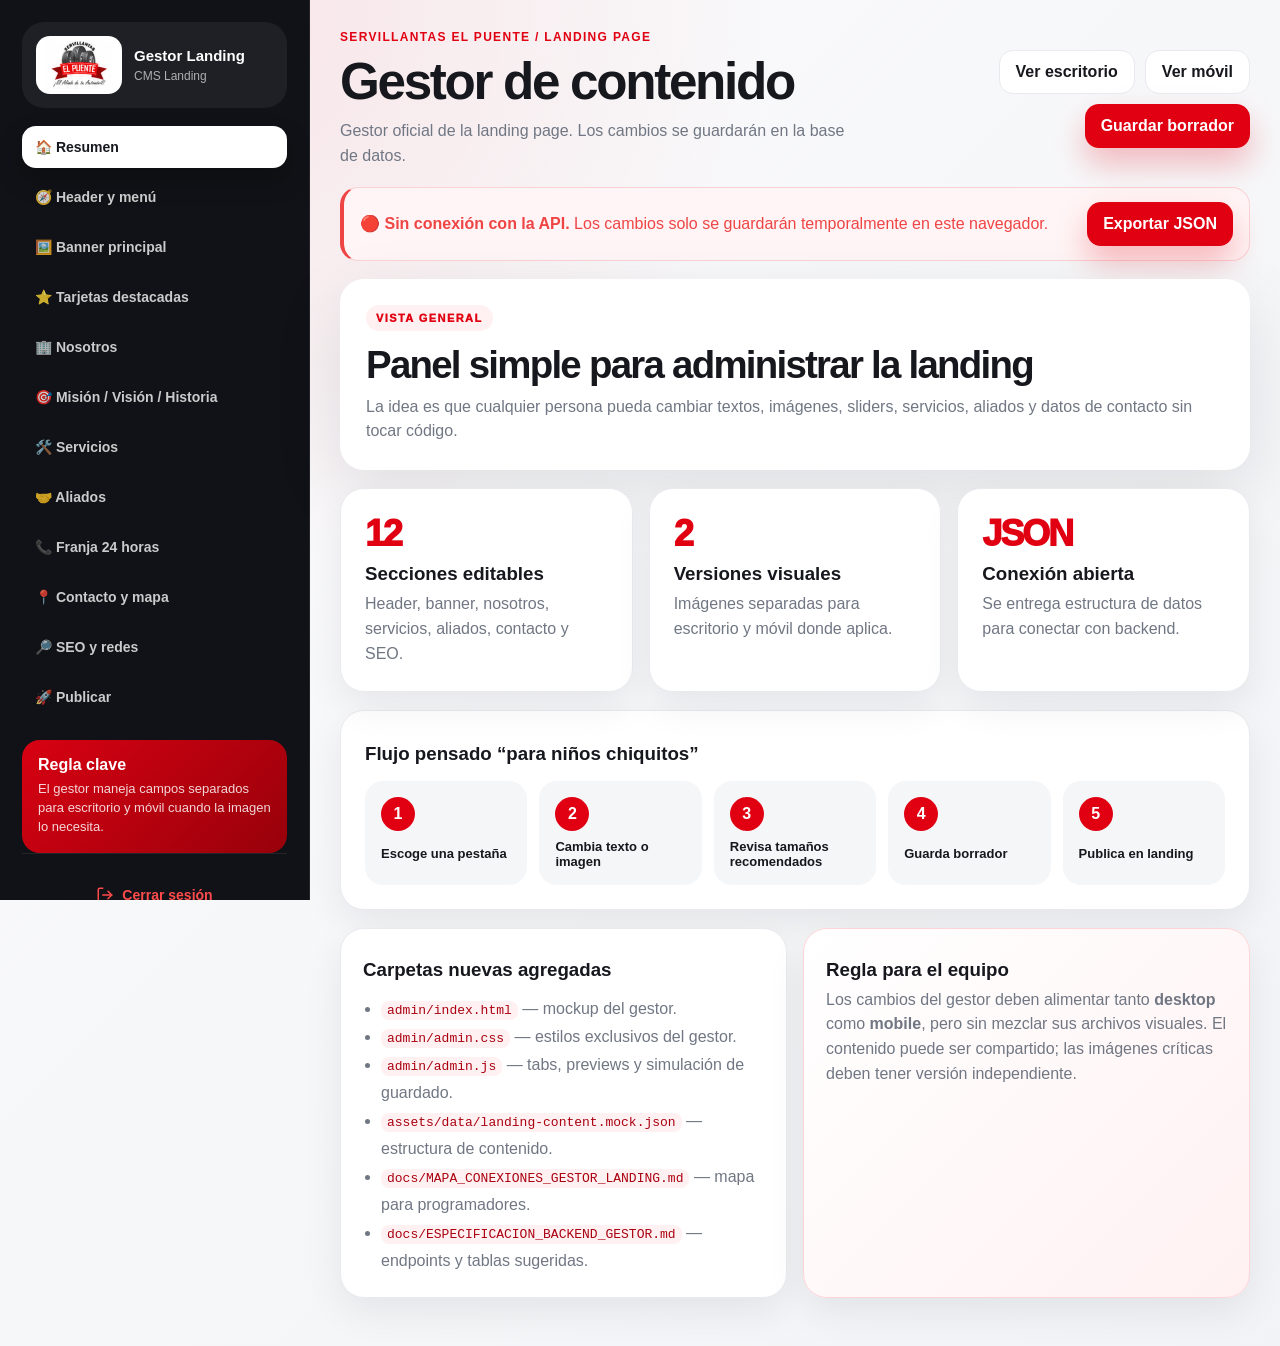
<file: landing/admin/index.html>
<!doctype html>
<html lang="es">
<head>
  <meta charset="UTF-8" />
  <meta name="viewport" content="width=device-width, initial-scale=1.0" />
  <title>Gestor Landing | Servillantas El Puente</title>
  <meta name="description" content="Mockup administrativo para gestionar textos, imágenes, banners, servicios, aliados y contacto de la landing page." />
  <link rel="stylesheet" href="admin.css" />
  <style>
    .sidebar { display: flex; flex-direction: column; }
    .sidebar-logout { margin-top: auto; padding: 20px; text-align: center; border-top: 1px solid rgba(255,255,255,0.08); }
    .sidebar-logout a { color: #ff4b4b; text-decoration: none; font-weight: 600; font-size: 14px; display: flex; align-items: center; justify-content: center; gap: 8px; padding: 12px; border-radius: 14px; transition: all 0.2s ease; }
    .sidebar-logout a:hover { background: rgba(255,75,75,0.1); }
  </style>
</head>
<body>
  <div class="admin-app">
    <aside class="sidebar" aria-label="Menú del gestor">
      <div class="brand-lockup">
        <img src="../assets/img/logo-servillantas.png" alt="Servillantas El Puente" />
        <div>
          <b>Gestor Landing</b>
          <span>CMS Landing</span>
        </div>
      </div>

      <nav class="tabs" aria-label="Pestañas del gestor">
        <button class="tab-link active" data-tab="resumen">🏠 Resumen</button>
        <button class="tab-link" data-tab="header">🧭 Header y menú</button>
        <button class="tab-link" data-tab="banner">🖼️ Banner principal</button>
        <button class="tab-link" data-tab="destacados">⭐ Tarjetas destacadas</button>
        <button class="tab-link" data-tab="nosotros">🏢 Nosotros</button>
        <button class="tab-link" data-tab="valores">🎯 Misión / Visión / Historia</button>
        <button class="tab-link" data-tab="servicios">🛠️ Servicios</button>
        <button class="tab-link" data-tab="aliados">🤝 Aliados</button>
        <button class="tab-link" data-tab="cta">📞 Franja 24 horas</button>
        <button class="tab-link" data-tab="contacto">📍 Contacto y mapa</button>
        <button class="tab-link" data-tab="seo">🔎 SEO y redes</button>
        <button class="tab-link" data-tab="publicar">🚀 Publicar</button>
      </nav>

      <div class="sidebar-note">
        <strong>Regla clave</strong>
        <p>El gestor maneja campos separados para escritorio y móvil cuando la imagen lo necesita.</p>
      </div>

      <div class="sidebar-logout">
        <a href="/index.php?r=/admin-landing/logout">
          <svg width="18" height="18" viewBox="0 0 24 24" fill="none" stroke="currentColor" stroke-width="2" stroke-linecap="round" stroke-linejoin="round"><path d="M9 21H5a2 2 0 0 1-2-2V5a2 2 0 0 1 2-2h4"></path><polyline points="16 17 21 12 16 7"></polyline><line x1="21" y1="12" x2="9" y2="12"></line></svg>
          Cerrar sesión
        </a>
      </div>
    </aside>

    <main class="main-panel">
      <header class="topbar">
        <div>
          <span class="crumb">Servillantas El Puente / Landing page</span>
          <h1>Gestor de contenido</h1>
          <p>Gestor oficial de la landing page. Los cambios se guardarán en la base de datos.</p>
        </div>
        <div class="top-actions">
          <a class="ghost-btn" href="../desktop/desktop.html" target="_blank" rel="noopener">Ver escritorio</a>
          <a class="ghost-btn" href="../mobile/mobile.html" target="_blank" rel="noopener">Ver móvil</a>
          <button class="primary-btn" id="saveAllBtn">Guardar borrador</button>
        </div>
      </header>

      <section class="notice-bar" id="connection-status-bar">
        <div id="connection-status-text">
          ⏳ Validando conexión con la base de datos...
        </div>
        <button id="exportJsonBtn">Exportar JSON</button>
      </section>

      <section class="panel active" id="tab-resumen">
        <div class="section-heading">
          <span>Vista general</span>
          <h2>Panel simple para administrar la landing</h2>
          <p>La idea es que cualquier persona pueda cambiar textos, imágenes, sliders, servicios, aliados y datos de contacto sin tocar código.</p>
        </div>

        <div class="dashboard-grid">
          <article class="metric-card">
            <span>12</span>
            <h3>Secciones editables</h3>
            <p>Header, banner, nosotros, servicios, aliados, contacto y SEO.</p>
          </article>
          <article class="metric-card">
            <span>2</span>
            <h3>Versiones visuales</h3>
            <p>Imágenes separadas para escritorio y móvil donde aplica.</p>
          </article>
          <article class="metric-card">
            <span>JSON</span>
            <h3>Conexión abierta</h3>
            <p>Se entrega estructura de datos para conectar con backend.</p>
          </article>
        </div>

        <div class="workflow-card">
          <h3>Flujo pensado “para niños chiquitos”</h3>
          <div class="steps-row">
            <div><b>1</b><span>Escoge una pestaña</span></div>
            <div><b>2</b><span>Cambia texto o imagen</span></div>
            <div><b>3</b><span>Revisa tamaños recomendados</span></div>
            <div><b>4</b><span>Guarda borrador</span></div>
            <div><b>5</b><span>Publica en landing</span></div>
          </div>
        </div>

        <div class="two-col">
          <article class="info-card">
            <h3>Carpetas nuevas agregadas</h3>
            <ul class="clean-list">
              <li><code>admin/index.html</code> — mockup del gestor.</li>
              <li><code>admin/admin.css</code> — estilos exclusivos del gestor.</li>
              <li><code>admin/admin.js</code> — tabs, previews y simulación de guardado.</li>
              <li><code>assets/data/landing-content.mock.json</code> — estructura de contenido.</li>
              <li><code>docs/MAPA_CONEXIONES_GESTOR_LANDING.md</code> — mapa para programadores.</li>
              <li><code>docs/ESPECIFICACION_BACKEND_GESTOR.md</code> — endpoints y tablas sugeridas.</li>
            </ul>
          </article>
          <article class="info-card danger-soft">
            <h3>Regla para el equipo</h3>
            <p>Los cambios del gestor deben alimentar tanto <b>desktop</b> como <b>mobile</b>, pero sin mezclar sus archivos visuales. El contenido puede ser compartido; las imágenes críticas deben tener versión independiente.</p>
          </article>
        </div>
      </section>

      <section class="panel" id="tab-header">
        <div class="section-heading">
          <span>Header y menú</span>
          <h2>Logos, navegación y botón principal</h2>
          <p>Controla lo que aparece arriba en la landing: logos, opciones del menú y botón rojo de solicitud.</p>
        </div>

        <div class="form-grid">
          <article class="form-card wide">
            <h3>Identidad visual superior</h3>
            <div class="upload-grid">
              <div class="upload-box" data-spec="Logo principal: PNG o SVG transparente, 420x220 px recomendado, máximo 500 KB.">
                <img src="../assets/img/logo-servillantas.png" alt="Preview logo principal" />
                <div>
                  <label>Logo principal</label>
                  <input type="file" accept="image/png,image/svg+xml,image/webp" data-bind="brand.logoMain" />
                  <small>Recomendado: 420 × 220 px · PNG/SVG/WebP · fondo transparente.</small>
                </div>
              </div>
              <div class="upload-box" data-spec="Logo 24 horas: PNG o SVG transparente, 360x160 px recomendado, máximo 400 KB.">
                <img src="../assets/img/logo-24-horas.png" alt="Preview logo 24 horas" />
                <div>
                  <label>Logo servicio 24 horas</label>
                  <input type="file" accept="image/png,image/svg+xml,image/webp" data-bind="brand.logoHours" />
                  <small>Recomendado: 360 × 160 px · PNG/SVG/WebP · fondo transparente.</small>
                </div>
              </div>
            </div>
          </article>

          <article class="form-card">
            <h3>Botón principal</h3>
            <label>Texto del botón</label>
            <input type="text" value="Solicitar servicio" data-bind="header.cta.label" />
            <label>Enlace WhatsApp</label>
            <input type="url" value="https://wa.me/573107922579" data-bind="header.cta.url" />
            <label>Icono visible</label>
            <select data-bind="header.cta.icon">
              <option>Calendario</option>
              <option>WhatsApp</option>
              <option>Teléfono</option>
            </select>
          </article>

          <article class="form-card">
            <h3>Opciones del menú</h3>
            <div class="mini-table">
              <div><b>Texto</b><b>Destino</b><b>Visible</b></div>
              <div><input value="Inicio" data-bind="header.menu.0.label"><input value="#inicio" data-bind="header.menu.0.href"><label class="switch"><input type="checkbox" checked><span></span></label></div>
              <div><input value="Nosotros" data-bind="header.menu.1.label"><input value="#nosotros" data-bind="header.menu.1.href"><label class="switch"><input type="checkbox" checked><span></span></label></div>
              <div><input value="Servicios" data-bind="header.menu.2.label"><input value="#servicios" data-bind="header.menu.2.href"><label class="switch"><input type="checkbox" checked><span></span></label></div>
              <div><input value="Aliados" data-bind="header.menu.3.label"><input value="#aliados" data-bind="header.menu.3.href"><label class="switch"><input type="checkbox" checked><span></span></label></div>
              <div><input value="Contacto" data-bind="header.menu.4.label"><input value="#contacto" data-bind="header.menu.4.href"><label class="switch"><input type="checkbox" checked><span></span></label></div>
            </div>
          </article>
        </div>

        <div class="connection-card">
          <h3>Conexión sugerida</h3>
          <p><code>brand.logoMain</code>, <code>brand.logoHours</code>, <code>header.menu[]</code> y <code>header.cta</code> alimentan el header de <code>desktop/desktop.html</code> y <code>mobile/mobile.html</code>.</p>
        </div>
      </section>

      <section class="panel" id="tab-banner">
        <div class="section-heading">
          <span>Banner principal</span>
          <h2>Slider del hero principal</h2>
          <p>Administra las imágenes grandes del inicio. Cada slide debe tener imagen de escritorio y de móvil para que una no dañe la otra.</p>
        </div>

        <div class="helper-strip">
          <div><b>Escritorio:</b> 1920 × 760 px · JPG/WebP · máximo 1.5 MB.</div>
          <div><b>Móvil:</b> 1080 × 1350 px · JPG/WebP · máximo 1.2 MB.</div>
          <div><b>Zona segura:</b> deja el texto libre al lado izquierdo.</div>
        </div>

        <div class="slider-editor">
          <article class="slide-card active-slide">
            <div class="slide-head"><b>Slide 01</b><span>Activo</span></div>
            <div class="slide-preview" style="background-image:url('../assets/img/hero-bg.jpg')"></div>
            <div class="field-pair">
              <div>
                <label>Título grande</label>
                <textarea rows="2" data-bind="hero.slides.0.title">En Servillantas 24 Horas, trabajamos a su servicio</textarea>
              </div>
              <div>
                <label>Texto de apoyo</label>
                <textarea rows="2" data-bind="hero.slides.0.description">Atención confiable para vehículos livianos y pesados en Bucaramanga, con calidad, rapidez y compromiso</textarea>
              </div>
            </div>
            <div class="field-pair">
              <div class="upload-mini">
                <label>Imagen escritorio</label>
                <input type="file" accept="image/jpeg,image/png,image/webp" data-bind="hero.slides.0.image.desktop" />
                <small>1920 × 760 px · JPG/WebP.</small>
              </div>
              <div class="upload-mini">
                <label>Imagen móvil</label>
                <input type="file" accept="image/jpeg,image/png,image/webp" data-bind="hero.slides.0.image.mobile" />
                <small>1080 × 1350 px · JPG/WebP.</small>
              </div>
            </div>
            <div class="field-pair">
              <div>
                <label>Botón rojo</label>
                <input value="Solicitar servicio" data-bind="hero.slides.0.primaryCta.label" />
              </div>
              <div>
                <label>Botón secundario</label>
                <input value="Nuestros servicios" data-bind="hero.slides.0.secondaryCta.label" />
              </div>
            </div>
          </article>

          <article class="slide-card ghost-slide">
            <div class="slide-head"><b>Slide 02</b><span>Borrador</span></div>
            <div class="empty-preview">+ Subir imagen</div>
            <label>Título grande</label>
            <input placeholder="Ej: Servicio inmediato para tu flota" data-bind="hero.slides.1.title" />
            <label>Descripción</label>
            <textarea rows="2" placeholder="Texto corto del banner" data-bind="hero.slides.1.description"></textarea>
            <button class="outline-btn">Agregar imagen del slide</button>
          </article>

          <article class="slide-card ghost-slide">
            <div class="slide-head"><b>Slide 03</b><span>Borrador</span></div>
            <div class="empty-preview">+ Subir imagen</div>
            <label>Título grande</label>
            <input placeholder="Ej: Llantas, alineación y balanceo" data-bind="hero.slides.2.title" />
            <label>Descripción</label>
            <textarea rows="2" placeholder="Texto corto del banner" data-bind="hero.slides.2.description"></textarea>
            <button class="outline-btn">Agregar imagen del slide</button>
          </article>
        </div>

        <div class="connection-card">
          <h3>Cómo se conecta</h3>
          <p><code>hero.slides[n]</code> alimenta el fondo del hero, título, descripción, botones, flechas y puntos del slider. En escritorio usar <code>image.desktop</code>. En móvil usar <code>image.mobile</code>.</p>
        </div>
      </section>

      <section class="panel" id="tab-destacados">
        <div class="section-heading">
          <span>Tarjetas bajo el banner</span>
          <h2>Beneficios destacados</h2>
          <p>Estas son las tres tarjetas pequeñas que aparecen debajo del hero.</p>
        </div>

        <div class="cards-editor three">
          <article class="edit-card">
            <img src="../assets/img/mini-24h.jpg" alt="Atención 24 horas" />
            <label>Título</label>
            <input value="Atención 24 horas" data-bind="heroHighlights.0.title" />
            <label>Subtítulo</label>
            <input value="Siempre disponibles" data-bind="heroHighlights.0.subtitle" />
            <label>Imagen</label>
            <input type="file" accept="image/jpeg,image/png,image/webp" data-bind="heroHighlights.0.image" />
            <small>600 × 340 px · JPG/WebP · máximo 700 KB.</small>
          </article>
          <article class="edit-card">
            <img src="../assets/img/mini-equipo.jpg" alt="Equipo especializado" />
            <label>Título</label>
            <input value="Equipo especializado" data-bind="heroHighlights.1.title" />
            <label>Subtítulo</label>
            <input value="Tecnología de punta" data-bind="heroHighlights.1.subtitle" />
            <label>Imagen</label>
            <input type="file" accept="image/jpeg,image/png,image/webp" data-bind="heroHighlights.1.image" />
            <small>600 × 340 px · JPG/WebP · máximo 700 KB.</small>
          </article>
          <article class="edit-card">
            <img src="../assets/img/mini-pesados.jpg" alt="Livianos y pesados" />
            <label>Título</label>
            <input value="Para livianos y pesados" data-bind="heroHighlights.2.title" />
            <label>Subtítulo</label>
            <input value="Todos los vehículos" data-bind="heroHighlights.2.subtitle" />
            <label>Imagen</label>
            <input type="file" accept="image/jpeg,image/png,image/webp" data-bind="heroHighlights.2.image" />
            <small>600 × 340 px · JPG/WebP · máximo 700 KB.</small>
          </article>
        </div>
      </section>

      <section class="panel" id="tab-nosotros">
        <div class="section-heading">
          <span>Nosotros</span>
          <h2>Texto corporativo e imagen de fachada</h2>
          <p>Controla la sección donde se explica quiénes son y qué hacen.</p>
        </div>

        <div class="form-grid">
          <article class="form-card wide">
            <h3>Contenido principal</h3>
            <label>Etiqueta roja</label>
            <input value="Nosotros" data-bind="about.kicker" />
            <label>Título</label>
            <textarea rows="2" data-bind="about.title">Más que llantas, somos tu aliado en el camino</textarea>
            <label>Descripción</label>
            <textarea rows="5" data-bind="about.description">En Servillantas El Puente ofrecemos soluciones integrales para el cuidado y mantenimiento de tu vehículo. Contamos con personal calificado, equipos de última tecnología y atención 24 horas para brindarte seguridad y tranquilidad en cada viaje.</textarea>
            <div class="field-pair">
              <div><label>Botón</label><input value="Conócenos más" data-bind="about.cta.label" /></div>
              <div><label>Destino</label><input value="#contacto" data-bind="about.cta.href" /></div>
            </div>
          </article>
          <article class="form-card image-side">
            <h3>Imagen de fachada</h3>
            <img src="../assets/img/about-building.jpg" alt="Fachada" />
            <input type="file" accept="image/jpeg,image/png,image/webp" data-bind="about.image" />
            <small>Recomendado: 960 × 620 px · JPG/WebP · máximo 1 MB.</small>
          </article>
        </div>
      </section>

      <section class="panel" id="tab-valores">
        <div class="section-heading">
          <span>Misión / Visión / Historia</span>
          <h2>Tarjetas institucionales</h2>
          <p>Estas tarjetas deben ser cortas para que no se rompa la altura del diseño.</p>
        </div>

        <div class="cards-editor three">
          <article class="edit-card compact">
            <div class="big-icon">🎯</div>
            <label>Título</label>
            <input value="Misión" data-bind="values.0.title" />
            <label>Texto</label>
            <textarea rows="5" data-bind="values.0.description">Brindar soluciones integrales en servicios de llantas y mantenimiento automotriz, con calidad, honestidad y atención 24 horas.</textarea>
            <small>Máximo recomendado: 180 caracteres.</small>
          </article>
          <article class="edit-card compact">
            <div class="big-icon">👁️</div>
            <label>Título</label>
            <input value="Visión" data-bind="values.1.title" />
            <label>Texto</label>
            <textarea rows="5" data-bind="values.1.description">Ser la serviteca líder en Bucaramanga y la región, reconocida por excelencia, innovación y compromiso.</textarea>
            <small>Máximo recomendado: 180 caracteres.</small>
          </article>
          <article class="edit-card compact">
            <div class="big-icon">👥</div>
            <label>Título</label>
            <input value="Historia" data-bind="values.2.title" />
            <label>Texto</label>
            <textarea rows="5" data-bind="values.2.description">Nacimos con el propósito de ofrecer un servicio confiable y oportuno para conductores y empresas de transporte.</textarea>
            <small>Máximo recomendado: 180 caracteres.</small>
          </article>
        </div>
      </section>

      <section class="panel" id="tab-servicios">
        <div class="section-heading">
          <span>Servicios</span>
          <h2>Listado editable de servicios</h2>
          <p>Cada servicio tiene número, nombre, descripción, icono e imagen. El equipo puede programar agregar, ocultar, ordenar o eliminar.</p>
        </div>

        <div class="toolbar-line">
          <button class="primary-btn small">+ Agregar servicio</button>
          <button class="ghost-btn small">Reordenar servicios</button>
          <span>Imagen recomendada: 600 × 360 px · JPG/WebP · máximo 700 KB.</span>
        </div>

        <div class="service-editor-list">
          <article class="service-edit-row">
            <span class="service-number">01</span><img src="../assets/img/service-montallantas.jpg" alt="Montallantas" />
            <div><label>Nombre</label><input value="Montallantas y reparación" data-bind="services.0.title"></div>
            <div><label>Descripción</label><textarea rows="2" data-bind="services.0.description">Montaje profesional, reparación de llantas y solución de pinchazos.</textarea></div>
            <button class="icon-btn">↕</button>
          </article>
          <article class="service-edit-row">
            <span class="service-number">02</span><img src="../assets/img/service-alineacion.jpg" alt="Alineación" />
            <div><label>Nombre</label><input value="Alineación y balanceo" data-bind="services.1.title"></div>
            <div><label>Descripción</label><textarea rows="2" data-bind="services.1.description">Mayor estabilidad, seguridad y vida útil para tus llantas.</textarea></div>
            <button class="icon-btn">↕</button>
          </article>
          <article class="service-edit-row">
            <span class="service-number">03</span><img src="../assets/img/service-aceite.jpg" alt="Cambio de aceite" />
            <div><label>Nombre</label><input value="Cambio de aceite" data-bind="services.2.title"></div>
            <div><label>Descripción</label><textarea rows="2" data-bind="services.2.description">Aceites de alta calidad para el óptimo rendimiento de tu motor.</textarea></div>
            <button class="icon-btn">↕</button>
          </article>
          <article class="service-edit-row muted-row">
            <span class="service-number">+6</span><div class="more-services">El mismo patrón aplica para Cambio de fluidos, Carga de nitrógeno, Venta de llantas, Rines, Línea SPA automotriz y Re-encauche.</div>
          </article>
        </div>

        <div class="connection-card">
          <h3>Nota para programación</h3>
          <p>La landing actual tiene 9 servicios fijos. El backend puede permitir máximo 12 para no deformar el diseño. Si hay más de 9, el equipo debe definir paginación, carrusel o “Ver más”.</p>
        </div>
      </section>

      <section class="panel" id="tab-aliados">
        <div class="section-heading">
          <span>Aliados</span>
          <h2>Logos de empresas que respaldan</h2>
          <p>Se puede manejar como imagen de franja completa o como logos individuales para mayor control.</p>
        </div>

        <div class="form-grid">
          <article class="form-card wide image-side">
            <h3>Franja actual de logos</h3>
            <img class="wide-preview" src="../assets/img/alliances-strip.png" alt="Aliados" />
            <input type="file" accept="image/png,image/svg+xml,image/webp" data-bind="allies.stripImage" />
            <small>Recomendado franja: 1600 × 260 px · PNG/SVG/WebP · fondo transparente o blanco.</small>
          </article>
          <article class="form-card">
            <h3>Texto de sección</h3>
            <label>Etiqueta</label>
            <input value="Aliados que nos respaldan" data-bind="allies.kicker" />
            <label>Título</label>
            <textarea rows="3" data-bind="allies.title">Trabajamos junto a las mejores empresas de transporte</textarea>
          </article>
        </div>

        <div class="connection-card">
          <h3>Conexión abierta alternativa</h3>
          <p>Para una versión más profesional, el equipo puede reemplazar la franja por <code>allies.items[]</code> con logos individuales: nombre, logo, enlace, orden y visible.</p>
        </div>
      </section>

      <section class="panel" id="tab-cta">
        <div class="section-heading">
          <span>Franja roja</span>
          <h2>Llamado a la acción 24 horas</h2>
          <p>Bloque rojo antes del contacto. Debe ser corto, directo y enfocado en atención inmediata.</p>
        </div>

        <div class="form-grid">
          <article class="form-card wide">
            <h3>Contenido CTA</h3>
            <label>Texto pequeño</label>
            <input value="¿Necesitas ayuda ahora?" data-bind="emergencyCta.preTitle" />
            <label>Título</label>
            <input value="¡Estamos disponibles 24 horas!" data-bind="emergencyCta.title" />
            <label>Descripción</label>
            <input value="Llámanos o escríbenos y recibe atención inmediata." data-bind="emergencyCta.description" />
            <div class="field-pair">
              <div><label>Texto botón</label><input value="Solicitar servicio" data-bind="emergencyCta.button.label" /></div>
              <div><label>Enlace botón</label><input value="https://wa.me/573107922579" data-bind="emergencyCta.button.url" /></div>
            </div>
          </article>
          <article class="live-cta-preview">
            <span>☎</span>
            <div>
              <p>¿Necesitas ayuda ahora?</p>
              <h3>¡Estamos disponibles 24 horas!</h3>
              <small>Llámanos o escríbenos y recibe atención inmediata.</small>
            </div>
            <button>Solicitar servicio</button>
          </article>
        </div>
      </section>

      <section class="panel" id="tab-contacto">
        <div class="section-heading">
          <span>Contacto y ubicación</span>
          <h2>Teléfonos, dirección, correo, horarios y mapa</h2>
          <p>Esta información alimenta el footer, botones y enlaces rápidos.</p>
        </div>

        <div class="form-grid">
          <article class="form-card">
            <h3>Datos principales</h3>
            <label>Título sección</label>
            <input value="Febtamos para servirte" data-bind="contact.title" />
            <label>Teléfono 1</label>
            <input value="310 792 2579" data-bind="contact.phones.0" />
            <label>Teléfono 2</label>
            <input value="637 1102" data-bind="contact.phones.1" />
            <label>Correo</label>
            <input type="email" value="servillantaselpuente2014@gmail.com" data-bind="contact.email" />
            <label>NIT</label>
            <input value="91.350.017-7" data-bind="business.nit" />
          </article>
          <article class="form-card">
            <h3>Dirección y horarios</h3>
            <label>Dirección</label>
            <textarea rows="3" data-bind="contact.address">Calle 70 No. 20W-38 Local 3, Bucaramanga, Santander</textarea>
            <label>Horario</label>
            <textarea rows="3" data-bind="contact.schedule">Servicio 24 horas\nLunes a Domingo</textarea>
            <label>Google Maps URL</label>
            <input value="https://maps.google.com/?q=Servillantas+El+Puente+Bucaramanga" data-bind="contact.mapUrl" />
          </article>
          <article class="form-card wide image-side">
            <h3>Imagen del mapa</h3>
            <img class="wide-preview" src="../assets/img/map-location.jpg" alt="Mapa" />
            <input type="file" accept="image/jpeg,image/png,image/webp" data-bind="contact.mapImage" />
            <small>Recomendado: 1200 × 600 px · JPG/WebP · máximo 900 KB. También puede conectarse con iframe de Google Maps.</small>
          </article>
        </div>
      </section>

      <section class="panel" id="tab-seo">
        <div class="section-heading">
          <span>SEO y redes</span>
          <h2>Información para buscadores y enlaces compartidos</h2>
          <p>Esto ayuda cuando la landing se comparte por WhatsApp, Facebook o Google.</p>
        </div>

        <div class="form-grid">
          <article class="form-card wide">
            <h3>Metadatos</h3>
            <label>Título SEO</label>
            <input value="Servillantas El Puente | Servicio 24 horas en Bucaramanga" data-bind="seo.title" />
            <label>Descripción SEO</label>
            <textarea rows="4" data-bind="seo.description">Servicio de montallantas, alineación, balanceo, cambio de aceite, venta de llantas y atención 24 horas para vehículos livianos y pesados en Bucaramanga.</textarea>
            <label>Palabras clave</label>
            <input value="servillantas, llantas, Bucaramanga, montallantas, alineación, balanceo, 24 horas" data-bind="seo.keywords" />
          </article>
          <article class="form-card image-side">
            <h3>Imagen para compartir</h3>
            <div class="empty-preview social-preview">1200 × 630</div>
            <input type="file" accept="image/jpeg,image/png,image/webp" data-bind="seo.ogImage" />
            <small>Facebook/WhatsApp: 1200 × 630 px · JPG/PNG/WebP.</small>
          </article>
        </div>
      </section>

      <section class="panel" id="tab-publicar">
        <div class="section-heading">
          <span>Publicación</span>
          <h2>Guardar, previsualizar y publicar cambios</h2>
          <p>Pantalla sugerida para que el cliente revise antes de publicar cambios reales en la landing.</p>
        </div>

        <div class="publish-grid">
          <article class="publish-card">
            <span>01</span>
            <h3>Guardar borrador</h3>
            <p>Guarda los cambios sin mostrarlos públicamente.</p>
            <button class="outline-btn">Guardar borrador</button>
          </article>
          <article class="publish-card">
            <span>02</span>
            <h3>Previsualizar</h3>
            <p>Abre la landing con los cambios temporales.</p>
            <button class="outline-btn">Vista previa</button>
          </article>
          <article class="publish-card hot">
            <span>03</span>
            <h3>Publicar</h3>
            <p>Envía los cambios a producción.</p>
            <button id="publishBtn" class="primary-btn">Publicar cambios</button>
          </article>
        </div>

        <article class="json-card">
          <div class="json-head">
            <h3>JSON demo generado</h3>
            <button id="copyJsonBtn">Copiar</button>
          </div>
          <pre id="jsonOutput">{
  "message": "Presiona Exportar JSON demo para ver la estructura editable."
}</pre>
        </article>
      </section>
    </main>
  </div>

  <div class="toast" id="toast">Borrador guardado correctamente</div>
  <script src="admin.js"></script>
</body>
</html>
</file>
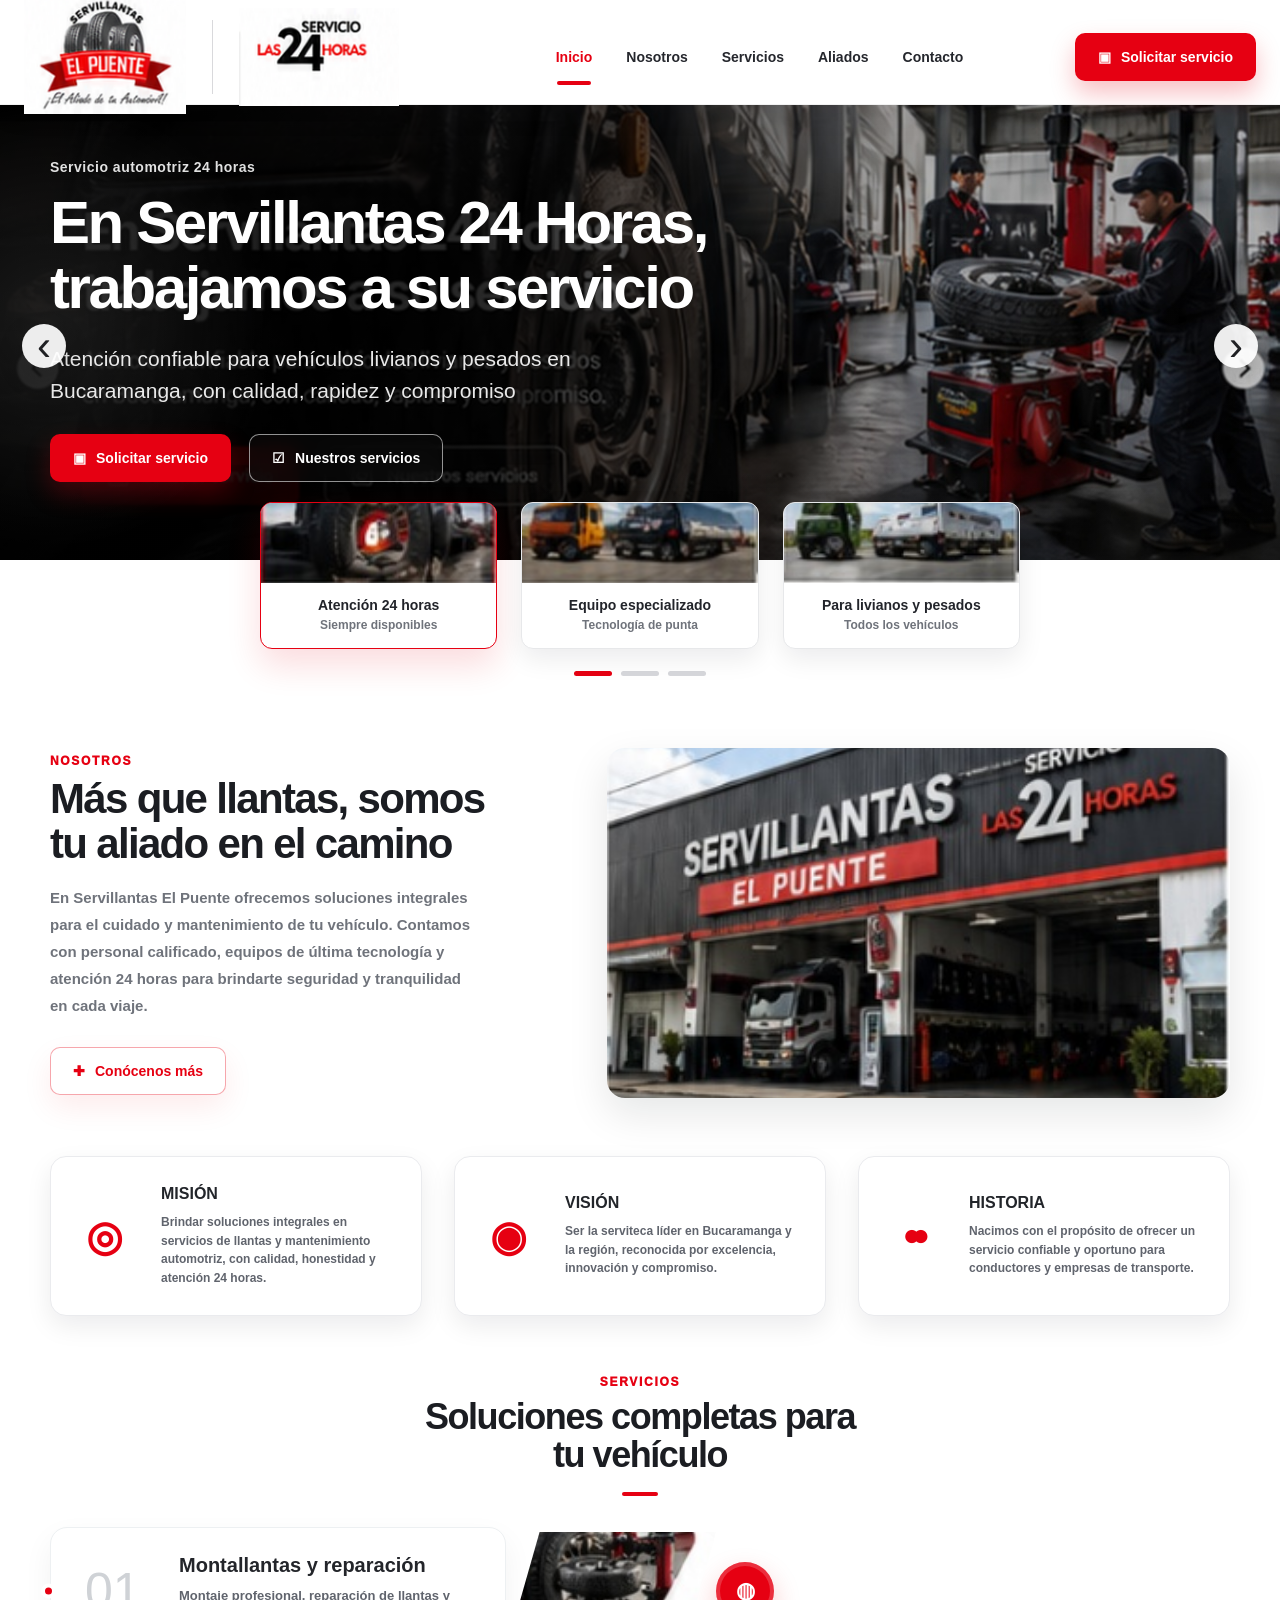
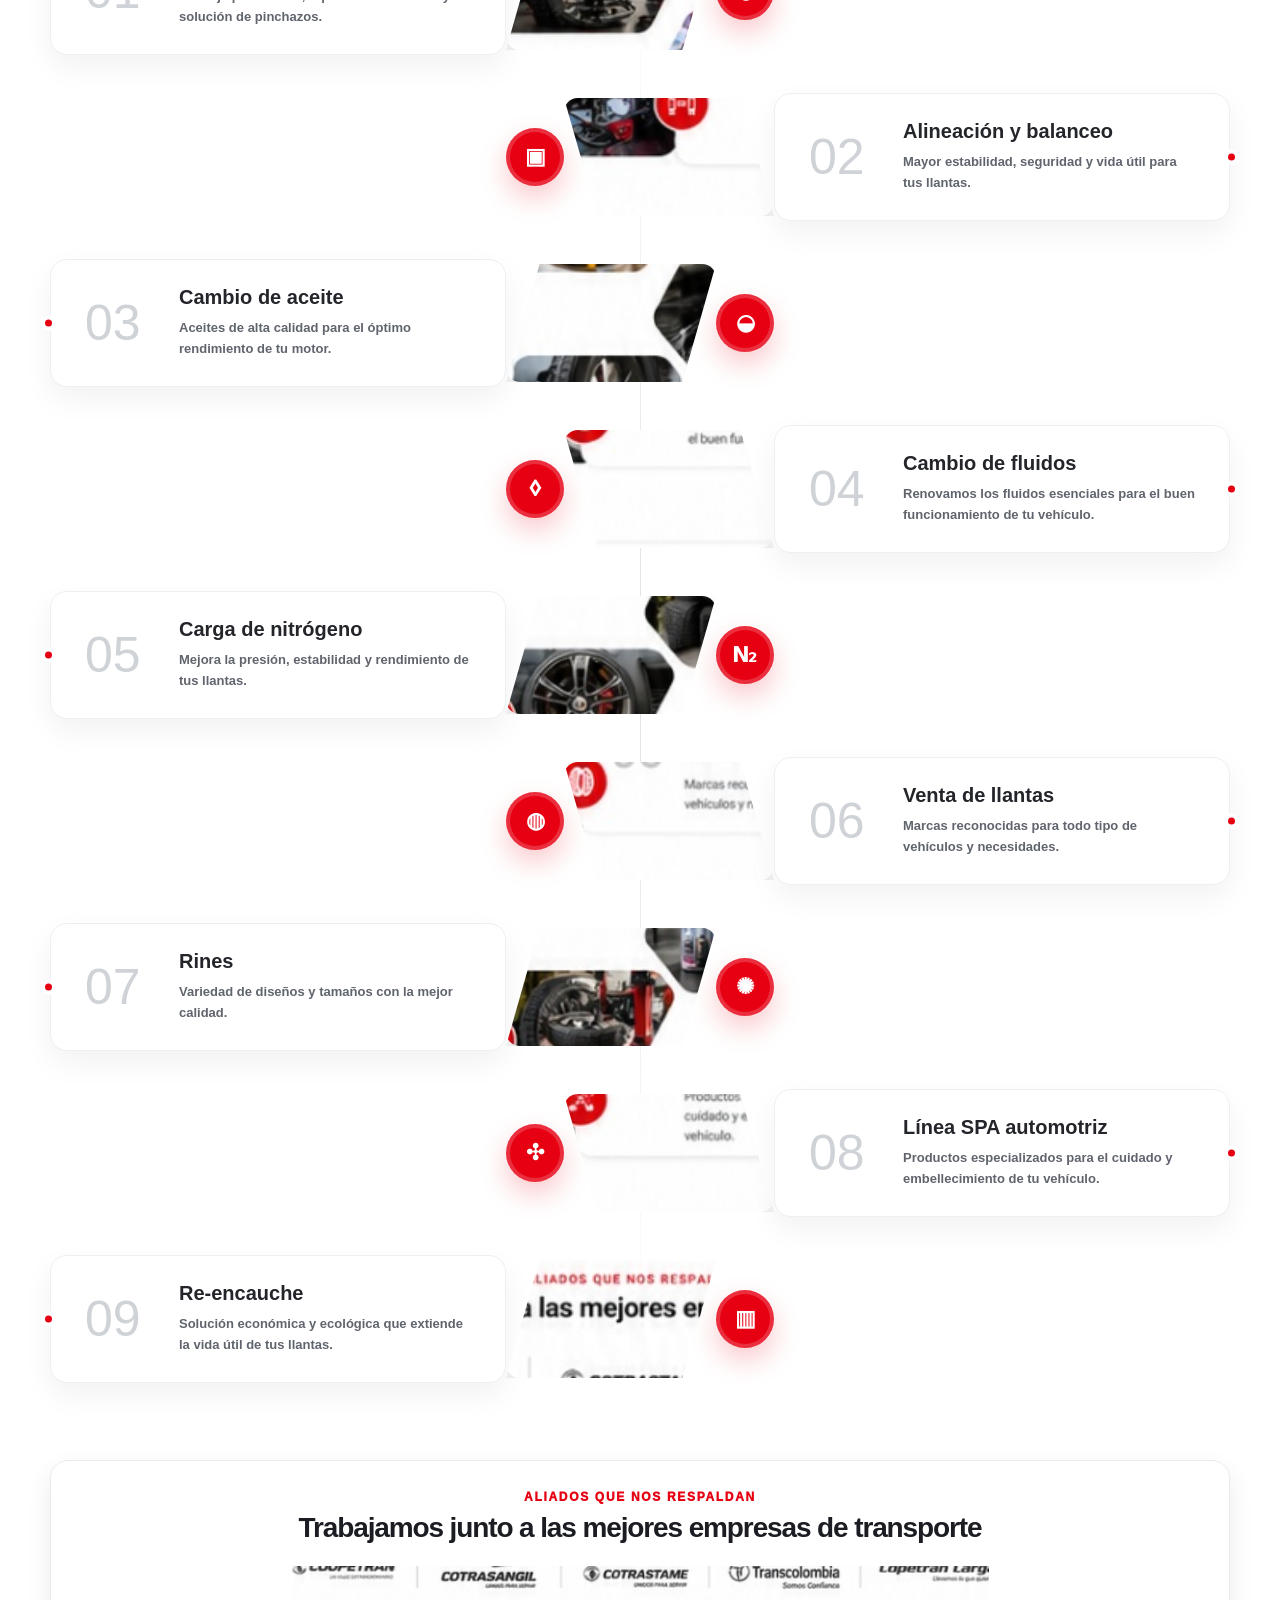
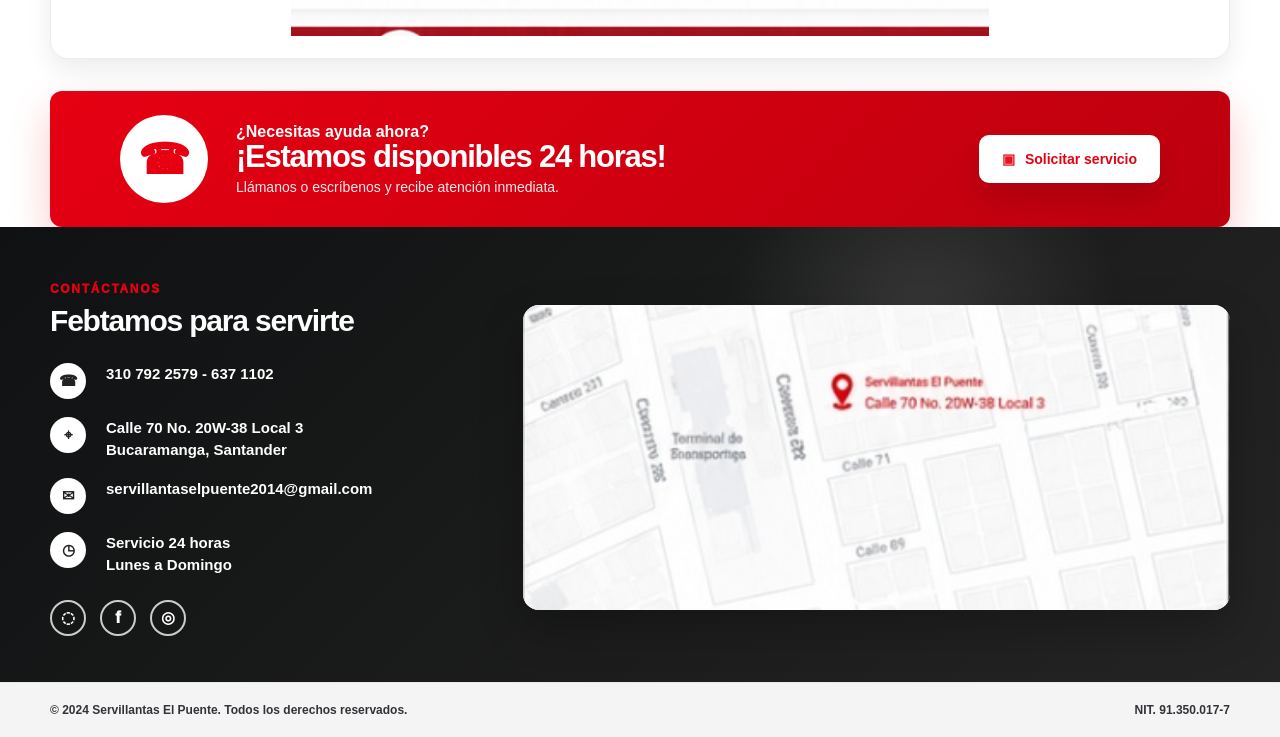
<file: landing/desktop/desktop.html>
<!doctype html>
<html lang="es">
<head>
  <meta charset="UTF-8" />
  <meta name="viewport" content="width=device-width, initial-scale=1.0" />
  <title>Servillantas El Puente | Escritorio</title>
  <link rel="stylesheet" href="desktop.css" />
</head>
<body>
  <header class="site-header" id="inicio">
    <div class="header-shell">
      <a class="brand-group" href="#inicio" aria-label="Ir al inicio">
        <img class="brand-main" src="../assets/img/logo-servillantas.png" alt="Servillantas El Puente" />
        <span class="brand-separator" aria-hidden="true"></span>
        <img class="brand-hours" src="../assets/img/logo-24-horas.png" alt="Servicio las 24 horas" />
      </a>

      <nav class="main-nav" aria-label="Navegación principal">
        <a class="active" href="#inicio">Inicio</a>
        <a href="#nosotros">Nosotros</a>
        <a href="#servicios">Servicios</a>
        <a href="#aliados">Aliados</a>
        <a href="#contacto">Contacto</a>
      </nav>

      <a class="btn btn-red header-cta" href="https://wa.me/573107922579" target="_blank" rel="noopener">
        <span class="btn-icon" aria-hidden="true">▣</span>
        Solicitar servicio
      </a>
    </div>
  </header>

  <main>
    <section class="hero" aria-label="Hero principal">
      <button class="hero-arrow hero-arrow-left" aria-label="Anterior">‹</button>
      <div class="hero-content">
        <p class="eyebrow">Servicio automotriz 24 horas</p>
        <h1>En Servillantas 24 Horas,<br>trabajamos a su servicio</h1>
        <p class="hero-copy">Atención confiable para vehículos livianos y pesados en Bucaramanga, con calidad, rapidez y compromiso</p>
        <div class="hero-actions">
          <a class="btn btn-red" href="https://wa.me/573107922579" target="_blank" rel="noopener"><span class="btn-icon">▣</span> Solicitar servicio</a>
          <a class="btn btn-glass" href="#servicios"><span class="btn-icon">☑</span> Nuestros servicios</a>
        </div>
      </div>
      <button class="hero-arrow hero-arrow-right" aria-label="Siguiente">›</button>
    </section>

    <section class="hero-tabs" aria-label="Beneficios destacados">
      <article class="tab-card active-card">
        <img src="../assets/img/mini-24h.jpg" alt="Atención 24 horas" />
        <div>
          <h3>Atención 24 horas</h3>
          <p>Siempre disponibles</p>
        </div>
      </article>
      <article class="tab-card">
        <img src="../assets/img/mini-equipo.jpg" alt="Equipo especializado" />
        <div>
          <h3>Equipo especializado</h3>
          <p>Tecnología de punta</p>
        </div>
      </article>
      <article class="tab-card">
        <img src="../assets/img/mini-pesados.jpg" alt="Vehículos livianos y pesados" />
        <div>
          <h3>Para livianos y pesados</h3>
          <p>Todos los vehículos</p>
        </div>
      </article>
    </section>
    <div class="hero-dots" aria-hidden="true"><span class="on"></span><span></span><span></span></div>

    <section class="about section-shell" id="nosotros">
      <div class="about-copy">
        <span class="section-kicker">Nosotros</span>
        <h2>Más que llantas, somos<br>tu aliado en el camino</h2>
        <p>En Servillantas El Puente ofrecemos soluciones integrales para el cuidado y mantenimiento de tu vehículo. Contamos con personal calificado, equipos de última tecnología y atención 24 horas para brindarte seguridad y tranquilidad en cada viaje.</p>
        <a class="btn btn-outline" href="#contacto"><span class="btn-icon">✚</span> Conócenos más</a>
      </div>
      <figure class="about-image">
        <img src="../assets/img/about-building.jpg" alt="Fachada Servillantas El Puente" />
      </figure>
    </section>

    <section class="value-cards section-shell" aria-label="Misión, visión e historia">
      <article>
        <span class="card-icon target"></span>
        <div>
          <h3>Misión</h3>
          <p>Brindar soluciones integrales en servicios de llantas y mantenimiento automotriz, con calidad, honestidad y atención 24 horas.</p>
        </div>
      </article>
      <article>
        <span class="card-icon eye"></span>
        <div>
          <h3>Visión</h3>
          <p>Ser la serviteca líder en Bucaramanga y la región, reconocida por excelencia, innovación y compromiso.</p>
        </div>
      </article>
      <article>
        <span class="card-icon people"></span>
        <div>
          <h3>Historia</h3>
          <p>Nacimos con el propósito de ofrecer un servicio confiable y oportuno para conductores y empresas de transporte.</p>
        </div>
      </article>
    </section>

    <section class="services section-shell" id="servicios">
      <div class="section-title centered">
        <span class="section-kicker">Servicios</span>
        <h2>Soluciones completas para<br>tu vehículo</h2>
        <span class="red-rule"></span>
      </div>

      <div class="service-timeline">
        <article class="service-item left">
          <div class="service-card"><span class="number">01</span><div><h3>Montallantas y reparación</h3><p>Montaje profesional, reparación de llantas y solución de pinchazos.</p></div></div>
          <img src="../assets/img/service-montallantas.jpg" alt="Montallantas y reparación" />
          <span class="bubble">◍</span>
        </article>

        <article class="service-item right">
          <span class="bubble">▣</span>
          <img src="../assets/img/service-alineacion.jpg" alt="Alineación y balanceo" />
          <div class="service-card"><span class="number">02</span><div><h3>Alineación y balanceo</h3><p>Mayor estabilidad, seguridad y vida útil para tus llantas.</p></div></div>
        </article>

        <article class="service-item left">
          <div class="service-card"><span class="number">03</span><div><h3>Cambio de aceite</h3><p>Aceites de alta calidad para el óptimo rendimiento de tu motor.</p></div></div>
          <img src="../assets/img/service-aceite.jpg" alt="Cambio de aceite" />
          <span class="bubble">◒</span>
        </article>

        <article class="service-item right">
          <span class="bubble">◊</span>
          <img src="../assets/img/service-fluidos.jpg" alt="Cambio de fluidos" />
          <div class="service-card"><span class="number">04</span><div><h3>Cambio de fluidos</h3><p>Renovamos los fluidos esenciales para el buen funcionamiento de tu vehículo.</p></div></div>
        </article>

        <article class="service-item left">
          <div class="service-card"><span class="number">05</span><div><h3>Carga de nitrógeno</h3><p>Mejora la presión, estabilidad y rendimiento de tus llantas.</p></div></div>
          <img src="../assets/img/service-nitrogeno.jpg" alt="Carga de nitrógeno" />
          <span class="bubble">N₂</span>
        </article>

        <article class="service-item right">
          <span class="bubble">◍</span>
          <img src="../assets/img/service-llantas.jpg" alt="Venta de llantas" />
          <div class="service-card"><span class="number">06</span><div><h3>Venta de llantas</h3><p>Marcas reconocidas para todo tipo de vehículos y necesidades.</p></div></div>
        </article>

        <article class="service-item left">
          <div class="service-card"><span class="number">07</span><div><h3>Rines</h3><p>Variedad de diseños y tamaños con la mejor calidad.</p></div></div>
          <img src="../assets/img/service-rines.jpg" alt="Rines" />
          <span class="bubble">✺</span>
        </article>

        <article class="service-item right">
          <span class="bubble">✣</span>
          <img src="../assets/img/service-spa.jpg" alt="Línea SPA automotriz" />
          <div class="service-card"><span class="number">08</span><div><h3>Línea SPA automotriz</h3><p>Productos especializados para el cuidado y embellecimiento de tu vehículo.</p></div></div>
        </article>

        <article class="service-item left">
          <div class="service-card"><span class="number">09</span><div><h3>Re-encauche</h3><p>Solución económica y ecológica que extiende la vida útil de tus llantas.</p></div></div>
          <img src="../assets/img/service-reencauche.jpg" alt="Re-encauche" />
          <span class="bubble">▥</span>
        </article>
      </div>
    </section>

    <section class="allies section-shell" id="aliados">
      <div class="allies-card">
        <span class="section-kicker">Aliados que nos respaldan</span>
        <h2>Trabajamos junto a las mejores empresas de transporte</h2>
        <img src="../assets/img/alliances-strip.png" alt="Logos de aliados de transporte" />
      </div>
    </section>

    <section class="red-cta section-shell" aria-label="Solicitud de servicio">
      <div class="phone-circle">☎</div>
      <div>
        <p>¿Necesitas ayuda ahora?</p>
        <h2>¡Estamos disponibles 24 horas!</h2>
        <span>Llámanos o escríbenos y recibe atención inmediata.</span>
      </div>
      <a class="btn btn-white" href="https://wa.me/573107922579" target="_blank" rel="noopener"><span class="btn-icon">▣</span> Solicitar servicio</a>
    </section>

    <section class="contact" id="contacto">
      <div class="contact-shell">
        <div class="contact-info">
          <span class="section-kicker">Contáctanos</span>
          <h2>Febtamos para servirte</h2>
          <ul>
            <li><span>☎</span> 310 792 2579 - 637 1102</li>
            <li><span>⌖</span> Calle 70 No. 20W-38 Local 3<br>Bucaramanga, Santander</li>
            <li><span>✉</span> servillantaselpuente2014@gmail.com</li>
            <li><span>◷</span> Servicio 24 horas<br>Lunes a Domingo</li>
          </ul>
          <div class="socials" aria-label="Redes sociales">
            <a href="#" aria-label="WhatsApp">◌</a><a href="#" aria-label="Facebook">f</a><a href="#" aria-label="Instagram">◎</a>
          </div>
        </div>
        <figure class="map-card"><img src="../assets/img/map-location.jpg" alt="Mapa de ubicación Servillantas El Puente" /></figure>
      </div>
    </section>
  </main>

  <footer class="footer-bar">
    <div class="section-shell footer-inner">
      <p>© 2024 Servillantas El Puente. Todos los derechos reservados.</p>
      <p>NIT. 91.350.017-7</p>
    </div>
  </footer>

  <script src="../assets/js/desktop.js"></script>
</body>
</html>
</file>
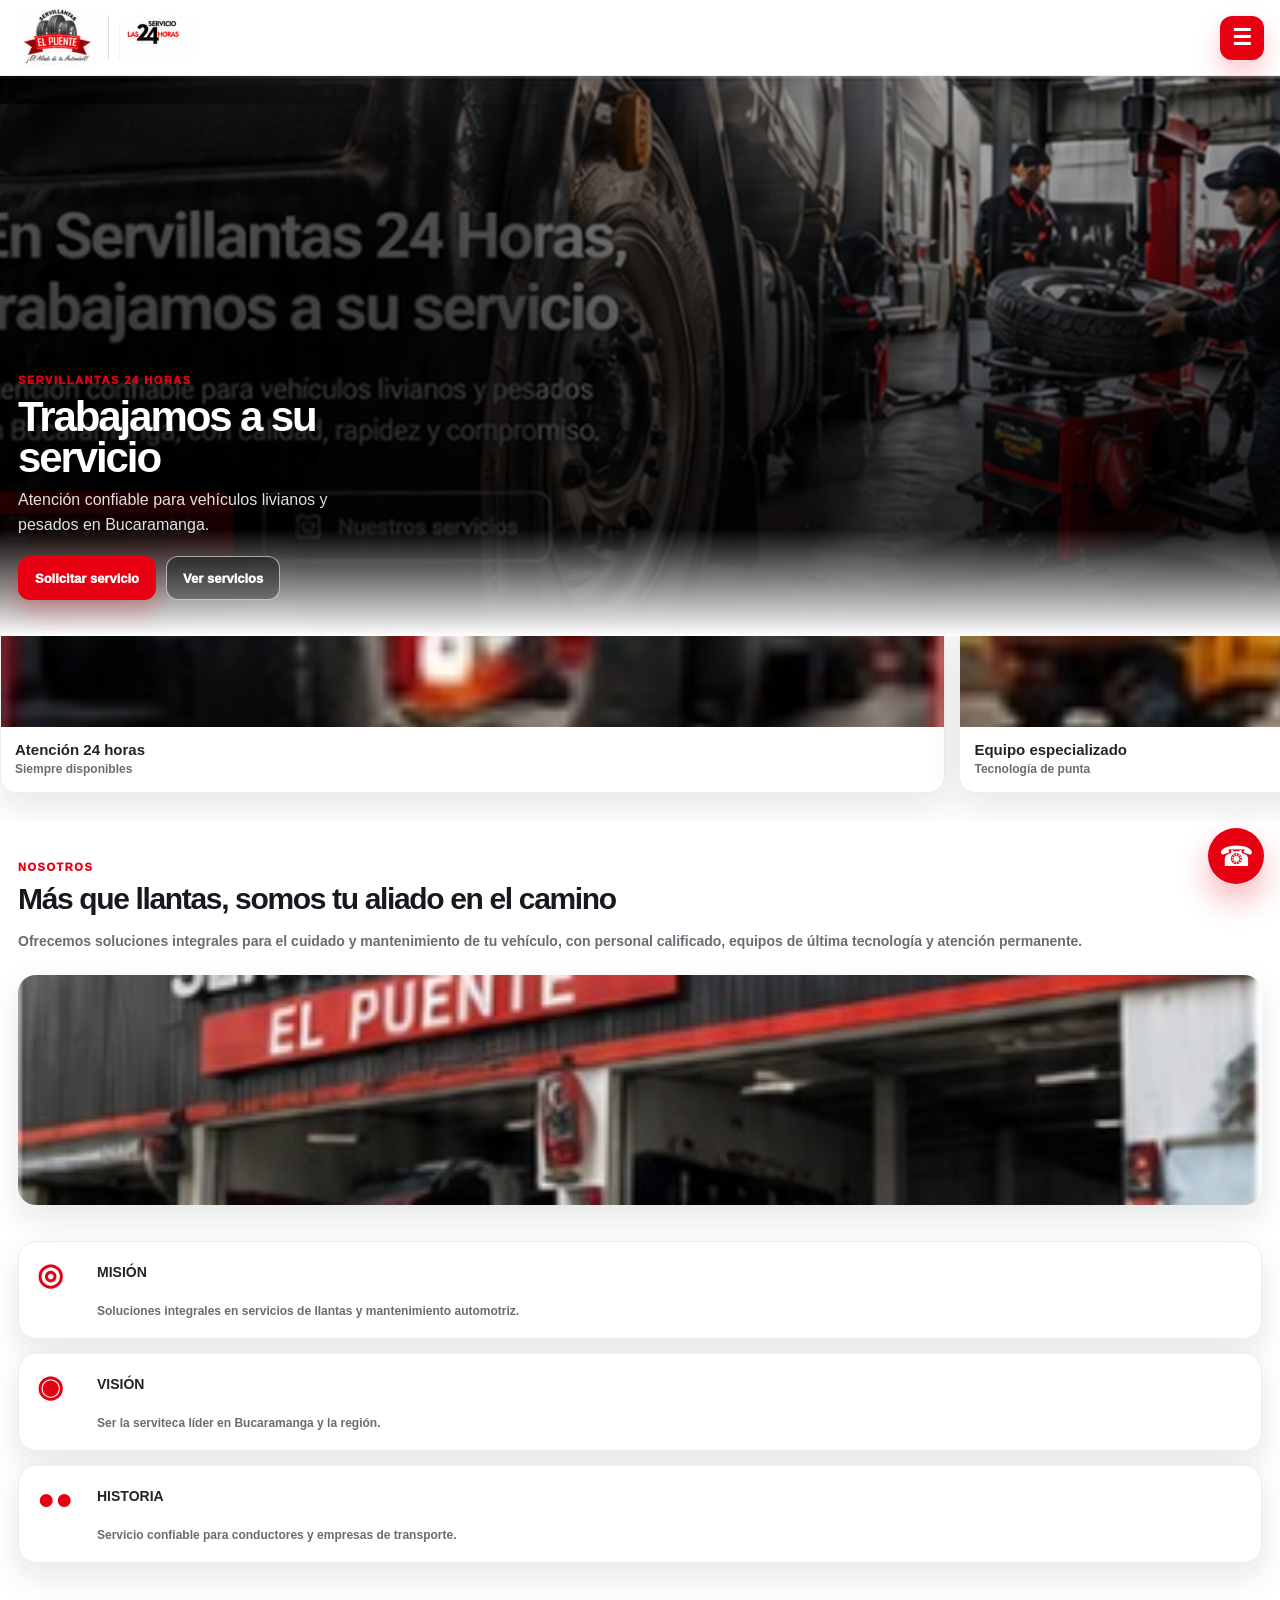
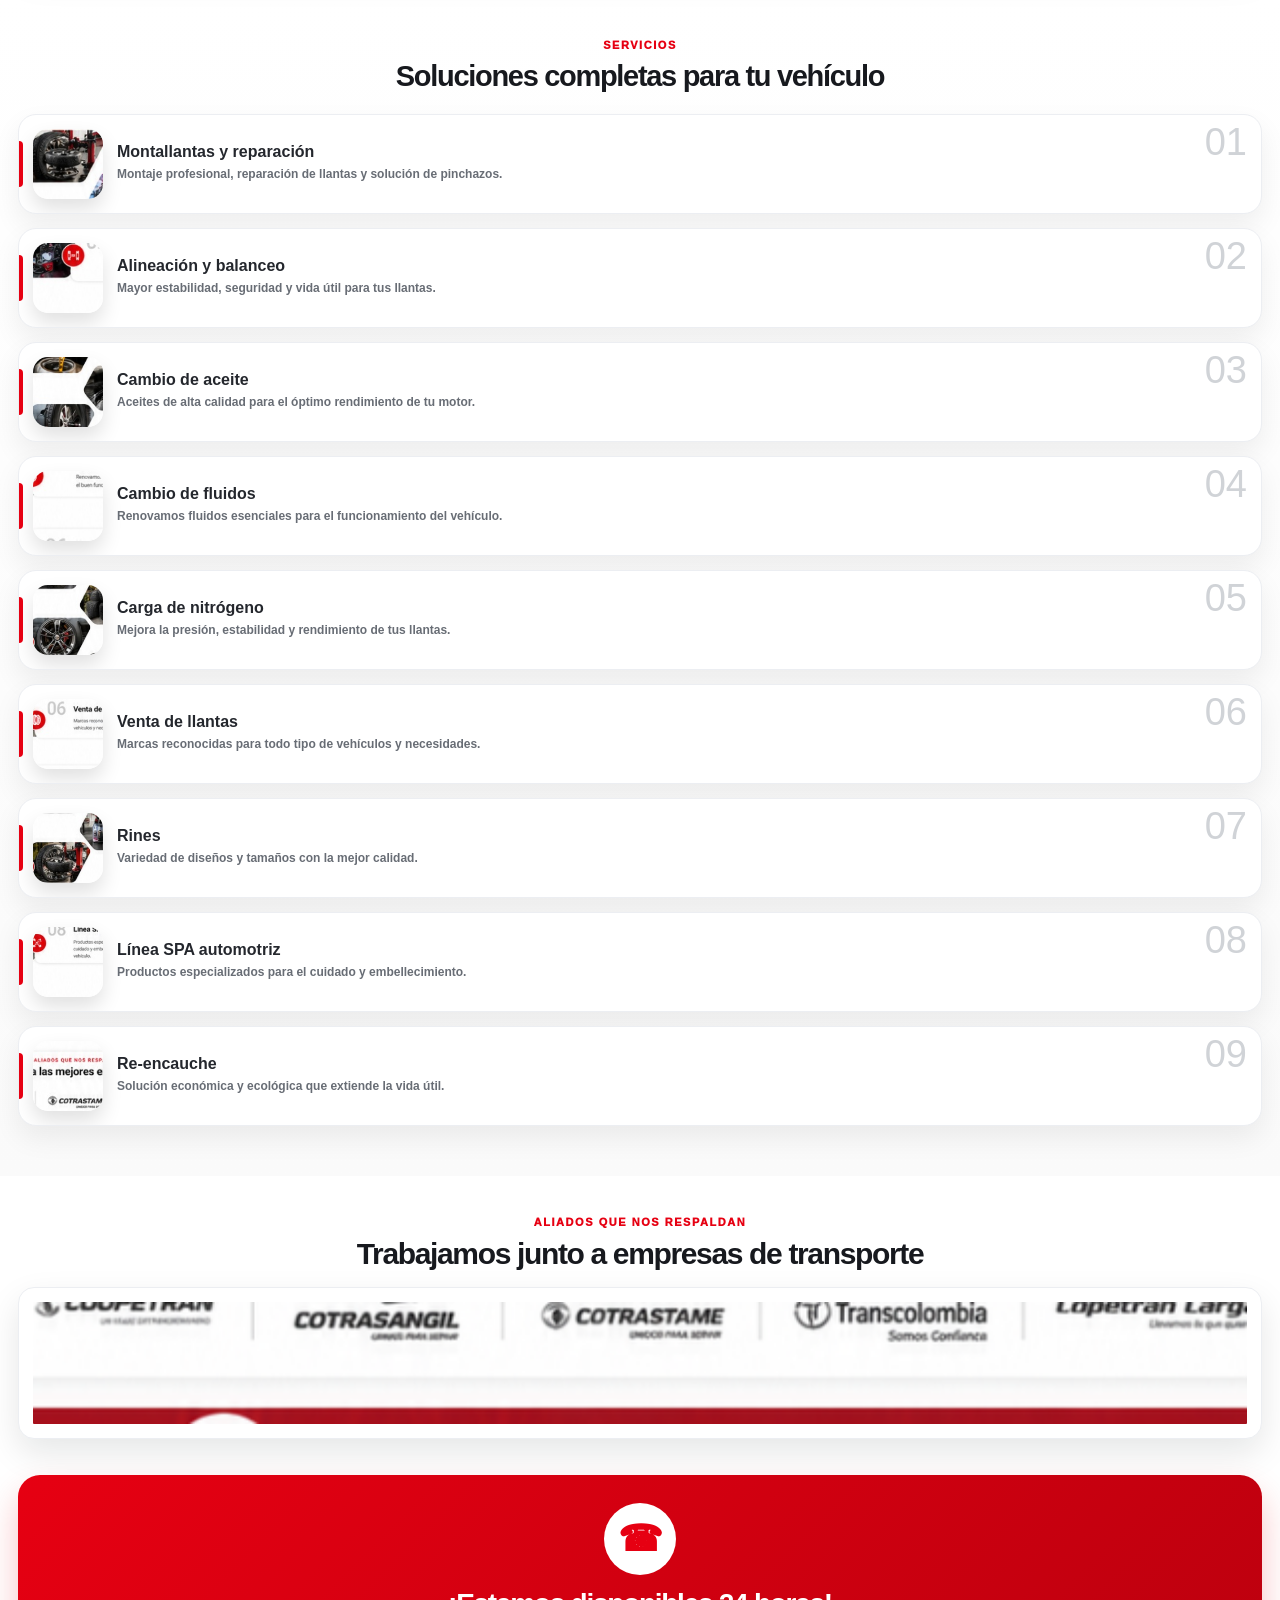
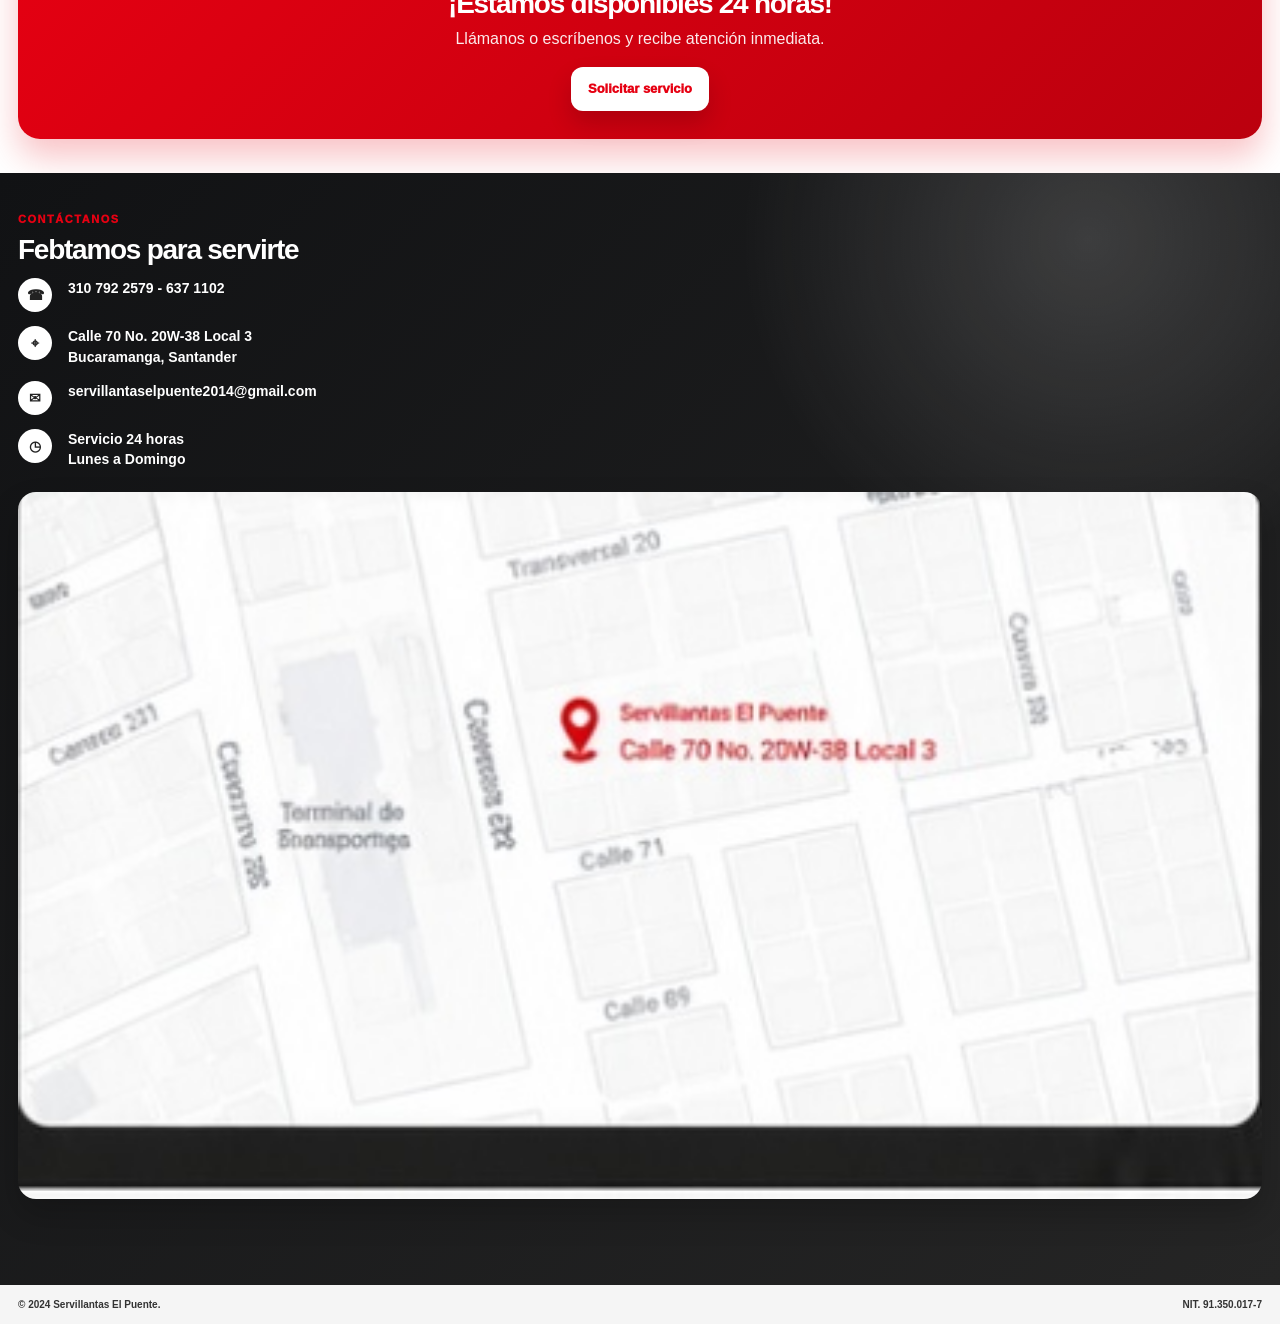
<file: landing/mobile/mobile.html>
<!doctype html>
<html lang="es">
<head>
  <meta charset="UTF-8" />
  <meta name="viewport" content="width=device-width, initial-scale=1.0" />
  <title>Servillantas El Puente | Móvil</title>
  <link rel="stylesheet" href="mobile.css" />
</head>
<body>
  <header class="mobile-header" id="inicio">
    <a class="mobile-brand" href="#inicio" aria-label="Inicio">
      <img src="../assets/img/logo-servillantas.png" alt="Servillantas El Puente" />
      <img src="../assets/img/logo-24-horas.png" alt="Servicio 24 horas" />
    </a>
    <button class="menu-btn" id="menuBtn" aria-label="Abrir menú" aria-expanded="false">☰</button>
  </header>

  <nav class="mobile-menu" id="mobileMenu" aria-label="Menú móvil">
    <a href="#inicio">Inicio</a>
    <a href="#nosotros">Nosotros</a>
    <a href="#servicios">Servicios</a>
    <a href="#aliados">Aliados</a>
    <a href="#contacto">Contacto</a>
    <a class="menu-cta" href="https://wa.me/573107922579" target="_blank" rel="noopener">Solicitar servicio</a>
  </nav>

  <main>
    <section class="m-hero">
      <div class="hero-copy">
        <span>Servillantas 24 horas</span>
        <h1>Trabajamos a su servicio</h1>
        <p>Atención confiable para vehículos livianos y pesados en Bucaramanga.</p>
        <div class="hero-actions">
          <a class="btn btn-red" href="https://wa.me/573107922579" target="_blank" rel="noopener">Solicitar servicio</a>
          <a class="btn btn-dark" href="#servicios">Ver servicios</a>
        </div>
      </div>
    </section>

    <section class="quick-cards" aria-label="Beneficios destacados">
      <article><img src="../assets/img/mini-24h.jpg" alt="Atención 24 horas"><h3>Atención 24 horas</h3><p>Siempre disponibles</p></article>
      <article><img src="../assets/img/mini-equipo.jpg" alt="Equipo especializado"><h3>Equipo especializado</h3><p>Tecnología de punta</p></article>
      <article><img src="../assets/img/mini-pesados.jpg" alt="Vehículos livianos y pesados"><h3>Livianos y pesados</h3><p>Todos los vehículos</p></article>
    </section>

    <section class="m-about" id="nosotros">
      <span class="kicker">Nosotros</span>
      <h2>Más que llantas, somos tu aliado en el camino</h2>
      <p>Ofrecemos soluciones integrales para el cuidado y mantenimiento de tu vehículo, con personal calificado, equipos de última tecnología y atención permanente.</p>
      <img src="../assets/img/about-building.jpg" alt="Fachada Servillantas El Puente" />
    </section>

    <section class="m-values" aria-label="Valores corporativos">
      <article><strong>◎</strong><h3>Misión</h3><p>Soluciones integrales en servicios de llantas y mantenimiento automotriz.</p></article>
      <article><strong>◉</strong><h3>Visión</h3><p>Ser la serviteca líder en Bucaramanga y la región.</p></article>
      <article><strong>●●</strong><h3>Historia</h3><p>Servicio confiable para conductores y empresas de transporte.</p></article>
    </section>

    <section class="m-services" id="servicios">
      <div class="section-title">
        <span class="kicker">Servicios</span>
        <h2>Soluciones completas para tu vehículo</h2>
      </div>

      <article class="service-card"><span>01</span><img src="../assets/img/service-montallantas.jpg" alt="Montallantas"><div><h3>Montallantas y reparación</h3><p>Montaje profesional, reparación de llantas y solución de pinchazos.</p></div></article>
      <article class="service-card"><span>02</span><img src="../assets/img/service-alineacion.jpg" alt="Alineación"><div><h3>Alineación y balanceo</h3><p>Mayor estabilidad, seguridad y vida útil para tus llantas.</p></div></article>
      <article class="service-card"><span>03</span><img src="../assets/img/service-aceite.jpg" alt="Aceite"><div><h3>Cambio de aceite</h3><p>Aceites de alta calidad para el óptimo rendimiento de tu motor.</p></div></article>
      <article class="service-card"><span>04</span><img src="../assets/img/service-fluidos.jpg" alt="Fluidos"><div><h3>Cambio de fluidos</h3><p>Renovamos fluidos esenciales para el funcionamiento del vehículo.</p></div></article>
      <article class="service-card"><span>05</span><img src="../assets/img/service-nitrogeno.jpg" alt="Nitrógeno"><div><h3>Carga de nitrógeno</h3><p>Mejora la presión, estabilidad y rendimiento de tus llantas.</p></div></article>
      <article class="service-card"><span>06</span><img src="../assets/img/service-llantas.jpg" alt="Venta de llantas"><div><h3>Venta de llantas</h3><p>Marcas reconocidas para todo tipo de vehículos y necesidades.</p></div></article>
      <article class="service-card"><span>07</span><img src="../assets/img/service-rines.jpg" alt="Rines"><div><h3>Rines</h3><p>Variedad de diseños y tamaños con la mejor calidad.</p></div></article>
      <article class="service-card"><span>08</span><img src="../assets/img/service-spa.jpg" alt="SPA automotriz"><div><h3>Línea SPA automotriz</h3><p>Productos especializados para el cuidado y embellecimiento.</p></div></article>
      <article class="service-card"><span>09</span><img src="../assets/img/service-reencauche.jpg" alt="Reencauche"><div><h3>Re-encauche</h3><p>Solución económica y ecológica que extiende la vida útil.</p></div></article>
    </section>

    <section class="m-allies" id="aliados">
      <span class="kicker">Aliados que nos respaldan</span>
      <h2>Trabajamos junto a empresas de transporte</h2>
      <img src="../assets/img/alliances-strip.png" alt="Aliados" />
    </section>

    <section class="m-cta">
      <div class="phone">☎</div>
      <h2>¡Estamos disponibles 24 horas!</h2>
      <p>Llámanos o escríbenos y recibe atención inmediata.</p>
      <a class="btn btn-white" href="https://wa.me/573107922579" target="_blank" rel="noopener">Solicitar servicio</a>
    </section>

    <section class="m-contact" id="contacto">
      <span class="kicker">Contáctanos</span>
      <h2>Febtamos para servirte</h2>
      <ul>
        <li><b>☎</b><span>310 792 2579 - 637 1102</span></li>
        <li><b>⌖</b><span>Calle 70 No. 20W-38 Local 3<br>Bucaramanga, Santander</span></li>
        <li><b>✉</b><span>servillantaselpuente2014@gmail.com</span></li>
        <li><b>◷</b><span>Servicio 24 horas<br>Lunes a Domingo</span></li>
      </ul>
      <img class="map" src="../assets/img/map-location.jpg" alt="Mapa ubicación" />
    </section>
  </main>

  <footer class="m-footer">
    <p>© 2024 Servillantas El Puente.</p>
    <p>NIT. 91.350.017-7</p>
  </footer>

  <a class="floating-whatsapp" href="https://wa.me/573107922579" target="_blank" rel="noopener" aria-label="Solicitar servicio por WhatsApp">☎</a>

  <script src="../assets/js/mobile.js"></script>
</body>
</html>
</file>
<file: landing/admin/admin.css>
:root {
  --red: #e00012;
  --red-dark: #aa0010;
  --ink: #17181d;
  --muted: #707783;
  --line: #e9eaee;
  --soft: #f5f6f8;
  --card: #ffffff;
  --shadow: 0 22px 70px rgba(18, 20, 27, .10);
  --radius: 24px;
}

* { box-sizing: border-box; }

body {
  margin: 0;
  min-height: 100vh;
  font-family: Inter, Arial, Helvetica, sans-serif;
  color: var(--ink);
  background:
    radial-gradient(circle at 15% 0%, rgba(224,0,18,.09), transparent 34%),
    linear-gradient(135deg, #fbfbfc 0%, #f2f3f6 100%);
}

button,
input,
textarea,
select { font: inherit; }

button { cursor: pointer; }

.admin-app {
  display: grid;
  grid-template-columns: 310px minmax(0, 1fr);
  min-height: 100vh;
}

.sidebar {
  position: sticky;
  top: 0;
  height: 100vh;
  padding: 22px;
  background: #111217;
  color: #fff;
  overflow-y: auto;
  border-right: 1px solid rgba(255,255,255,.08);
}

.brand-lockup {
  display: grid;
  grid-template-columns: 86px 1fr;
  gap: 12px;
  align-items: center;
  padding: 14px;
  border-radius: 22px;
  background: rgba(255,255,255,.06);
  margin-bottom: 18px;
}

.brand-lockup img {
  width: 86px;
  height: 58px;
  object-fit: contain;
  background: #fff;
  border-radius: 14px;
  padding: 5px;
}

.brand-lockup b { display: block; font-size: 15px; line-height: 1.15; }
.brand-lockup span { display: block; margin-top: 4px; color: rgba(255,255,255,.64); font-size: 12px; }

.tabs { display: grid; gap: 8px; }

.tab-link {
  width: 100%;
  border: 1px solid transparent;
  color: rgba(255,255,255,.78);
  background: transparent;
  border-radius: 14px;
  padding: 12px 12px;
  text-align: left;
  font-size: 14px;
  font-weight: 750;
  transition: .2s ease;
}

.tab-link:hover,
.tab-link.active {
  background: #fff;
  color: var(--ink);
  box-shadow: 0 12px 26px rgba(0,0,0,.24);
}

.sidebar-note {
  margin-top: 22px;
  padding: 16px;
  border-radius: 18px;
  background: linear-gradient(135deg, rgba(224,0,18,.96), rgba(157,0,10,.96));
}

.sidebar-note strong { display: block; margin-bottom: 6px; }
.sidebar-note p { margin: 0; color: rgba(255,255,255,.84); font-size: 13px; line-height: 1.45; }

.main-panel {
  padding: 30px;
  min-width: 0;
}

.topbar {
  display: flex;
  align-items: center;
  justify-content: space-between;
  gap: 18px;
  margin-bottom: 18px;
}

.crumb {
  display: block;
  margin-bottom: 8px;
  color: var(--red);
  font-size: 12px;
  text-transform: uppercase;
  letter-spacing: .11em;
  font-weight: 900;
}

.topbar h1,
.section-heading h2 { margin: 0; letter-spacing: -.045em; }
.topbar h1 { font-size: clamp(32px, 4vw, 52px); }
.topbar p,
.section-heading p { margin: 8px 0 0; color: var(--muted); line-height: 1.55; }

.top-actions { display: flex; align-items: center; gap: 10px; flex-wrap: wrap; justify-content: flex-end; }

.primary-btn,
.ghost-btn,
.outline-btn,
.notice-bar button,
.json-head button {
  border: 0;
  border-radius: 14px;
  min-height: 44px;
  padding: 0 16px;
  font-weight: 900;
  text-decoration: none;
  display: inline-flex;
  align-items: center;
  justify-content: center;
  white-space: nowrap;
}

.primary-btn,
.notice-bar button {
  background: var(--red);
  color: #fff;
  box-shadow: 0 16px 32px rgba(224,0,18,.26);
}

.ghost-btn {
  background: #fff;
  color: var(--ink);
  border: 1px solid var(--line);
}

.outline-btn,
.json-head button {
  color: var(--red);
  background: #fff;
  border: 1px solid rgba(224,0,18,.28);
}

.small { min-height: 38px; padding: 0 12px; font-size: 13px; }

.notice-bar {
  display: flex;
  justify-content: space-between;
  gap: 16px;
  align-items: center;
  padding: 14px 16px;
  border: 1px solid rgba(224,0,18,.14);
  background: #fff5f6;
  border-radius: 18px;
  margin-bottom: 18px;
  color: #4b2930;
}

.panel {
  display: none;
  animation: pop .22s ease both;
}

.panel.active { display: block; }

@keyframes pop {
  from { transform: translateY(8px); opacity: 0; }
  to { transform: translateY(0); opacity: 1; }
}

.section-heading {
  padding: 26px;
  border-radius: var(--radius);
  background: #fff;
  box-shadow: var(--shadow);
  margin-bottom: 18px;
}

.section-heading span {
  display: inline-flex;
  padding: 7px 10px;
  border-radius: 999px;
  color: var(--red);
  background: #fff0f1;
  text-transform: uppercase;
  font-size: 11px;
  letter-spacing: .13em;
  font-weight: 950;
  margin-bottom: 12px;
}

.section-heading h2 { font-size: clamp(26px, 3vw, 40px); }

.dashboard-grid,
.cards-editor.three,
.publish-grid {
  display: grid;
  grid-template-columns: repeat(3, minmax(0, 1fr));
  gap: 16px;
  margin-bottom: 18px;
}

.metric-card,
.info-card,
.workflow-card,
.form-card,
.connection-card,
.edit-card,
.slide-card,
.live-cta-preview,
.publish-card,
.json-card {
  background: #fff;
  border: 1px solid var(--line);
  border-radius: var(--radius);
  box-shadow: 0 14px 38px rgba(18,20,27,.07);
}

.metric-card { padding: 24px; }
.metric-card span { color: var(--red); font-size: 36px; font-weight: 950; letter-spacing: -.06em; }
.metric-card h3,
.info-card h3,
.workflow-card h3,
.form-card h3,
.connection-card h3,
.edit-card h3,
.publish-card h3 { margin: 8px 0 7px; }
.metric-card p,
.info-card p,
.connection-card p,
.publish-card p { margin: 0; color: var(--muted); line-height: 1.55; }

.workflow-card { padding: 24px; margin-bottom: 18px; }
.steps-row { display: grid; grid-template-columns: repeat(5, 1fr); gap: 12px; margin-top: 16px; }
.steps-row div {
  display: grid;
  gap: 8px;
  padding: 16px;
  border-radius: 18px;
  background: var(--soft);
}
.steps-row b {
  width: 34px;
  height: 34px;
  border-radius: 50%;
  display: grid;
  place-items: center;
  background: var(--red);
  color: #fff;
}
.steps-row span { font-weight: 850; font-size: 13px; }

.two-col,
.form-grid {
  display: grid;
  grid-template-columns: repeat(2, minmax(0, 1fr));
  gap: 16px;
  margin-bottom: 18px;
}

.info-card,
.form-card,
.connection-card,
.edit-card,
.live-cta-preview,
.publish-card,
.json-card { padding: 22px; }
.danger-soft { background: linear-gradient(135deg, #fff, #fff1f2); border-color: #ffd4d8; }
.clean-list { margin: 14px 0 0; padding-left: 18px; color: var(--muted); line-height: 1.75; }
code { color: var(--red-dark); background: #fff1f2; padding: 2px 6px; border-radius: 8px; }

.form-card.wide { grid-column: span 2; }
.form-card h3 { margin: 0 0 16px; }
label { display: block; color: #262832; font-size: 12px; text-transform: uppercase; letter-spacing: .08em; font-weight: 950; margin: 12px 0 7px; }
input, textarea, select {
  width: 100%;
  border: 1px solid #dfe2e8;
  border-radius: 14px;
  padding: 12px 13px;
  background: #fbfbfc;
  outline: none;
  color: var(--ink);
}
textarea { resize: vertical; }
input:focus, textarea:focus, select:focus { border-color: rgba(224,0,18,.7); box-shadow: 0 0 0 4px rgba(224,0,18,.08); }
small { display: block; color: var(--muted); line-height: 1.4; margin-top: 7px; }

.upload-grid,
.field-pair {
  display: grid;
  grid-template-columns: repeat(2, minmax(0, 1fr));
  gap: 14px;
}

.upload-box {
  display: grid;
  grid-template-columns: 150px 1fr;
  gap: 14px;
  align-items: center;
  padding: 14px;
  border: 1px dashed #d6d9df;
  border-radius: 20px;
  background: #fafafa;
}
.upload-box img {
  width: 150px;
  height: 100px;
  object-fit: contain;
  background: #fff;
  border-radius: 16px;
  padding: 8px;
  border: 1px solid var(--line);
}

.mini-table { display: grid; gap: 8px; }
.mini-table > div {
  display: grid;
  grid-template-columns: 1.1fr 1.2fr 70px;
  gap: 8px;
  align-items: center;
}
.mini-table b { font-size: 12px; color: var(--muted); text-transform: uppercase; }

.switch { margin: 0; display: inline-flex; justify-content: center; }
.switch input { display: none; }
.switch span { width: 44px; height: 26px; border-radius: 99px; background: #d3d6dc; position: relative; display: inline-block; }
.switch span::after { content: ''; width: 20px; height: 20px; border-radius: 50%; background: #fff; position: absolute; left: 3px; top: 3px; transition: .2s ease; box-shadow: 0 2px 8px rgba(0,0,0,.18); }
.switch input:checked + span { background: var(--red); }
.switch input:checked + span::after { left: 21px; }

.helper-strip {
  display: grid;
  grid-template-columns: repeat(3, 1fr);
  gap: 12px;
  margin-bottom: 18px;
}
.helper-strip div {
  background: #111217;
  color: #fff;
  border-radius: 18px;
  padding: 14px;
  font-size: 13px;
  line-height: 1.4;
}
.helper-strip b { color: #ff4250; }

.slider-editor {
  display: grid;
  grid-template-columns: 1.3fr .85fr .85fr;
  gap: 16px;
  margin-bottom: 18px;
}
.slide-head { display: flex; align-items: center; justify-content: space-between; gap: 12px; margin-bottom: 14px; }
.slide-head span { color: var(--red); background: #fff0f1; border-radius: 999px; font-size: 12px; font-weight: 900; padding: 6px 10px; }
.slide-preview {
  height: 220px;
  background-size: cover;
  background-position: center;
  border-radius: 20px;
  margin-bottom: 14px;
  position: relative;
  overflow: hidden;
}
.slide-preview::after { content: ''; position: absolute; inset: 0; background: linear-gradient(90deg, rgba(0,0,0,.66), transparent); }
.empty-preview {
  min-height: 150px;
  border: 1px dashed #ced2da;
  border-radius: 18px;
  display: grid;
  place-items: center;
  background: #fafafa;
  color: var(--muted);
  font-weight: 900;
  margin-bottom: 14px;
}
.ghost-slide { opacity: .88; }

.cards-editor { display: grid; gap: 16px; margin-bottom: 18px; }
.edit-card img,
.image-side img {
  width: 100%;
  height: 170px;
  object-fit: cover;
  border-radius: 18px;
  margin-bottom: 12px;
  border: 1px solid var(--line);
}
.image-side img.wide-preview { height: 180px; object-fit: contain; background: #fafafa; padding: 14px; }
.big-icon { width: 54px; height: 54px; display: grid; place-items: center; border-radius: 16px; background: #fff0f1; font-size: 28px; margin-bottom: 8px; }
.compact textarea { min-height: 120px; }

.toolbar-line {
  display: flex;
  align-items: center;
  gap: 10px;
  flex-wrap: wrap;
  background: #fff;
  border: 1px solid var(--line);
  border-radius: 18px;
  padding: 14px;
  margin-bottom: 14px;
  color: var(--muted);
}

.service-editor-list { display: grid; gap: 10px; margin-bottom: 18px; }
.service-edit-row {
  display: grid;
  grid-template-columns: 64px 120px 1fr 1.4fr 46px;
  gap: 12px;
  align-items: center;
  background: #fff;
  border: 1px solid var(--line);
  border-radius: 22px;
  padding: 12px;
  box-shadow: 0 12px 26px rgba(18,20,27,.06);
}
.service-number { color: #c5c8ce; font-size: 28px; font-weight: 950; text-align: center; }
.service-edit-row img { width: 120px; height: 74px; border-radius: 16px; object-fit: cover; }
.icon-btn { width: 42px; height: 42px; border: 0; border-radius: 14px; background: #f0f1f4; font-weight: 900; }
.muted-row { grid-template-columns: 64px 1fr; color: var(--muted); }
.more-services { padding: 14px; background: #fafafa; border-radius: 16px; }

.live-cta-preview {
  display: grid;
  grid-template-columns: 74px 1fr auto;
  gap: 16px;
  align-items: center;
  background: linear-gradient(135deg, #d70010, #f01524);
  color: #fff;
}
.live-cta-preview > span { width: 70px; height: 70px; border-radius: 50%; display: grid; place-items: center; background: #fff; color: var(--red); font-size: 35px; }
.live-cta-preview p, .live-cta-preview h3 { margin: 0; }
.live-cta-preview h3 { font-size: 24px; }
.live-cta-preview small { color: rgba(255,255,255,.82); }
.live-cta-preview button { border: 0; background: #fff; color: var(--red); border-radius: 14px; min-height: 44px; padding: 0 16px; font-weight: 900; }

.publish-card { position: relative; overflow: hidden; }
.publish-card span { color: var(--red); font-size: 34px; font-weight: 950; letter-spacing: -.06em; }
.publish-card.hot { background: linear-gradient(135deg, #fff, #fff1f2); border-color: #ffc9ce; }

.json-card { margin-top: 18px; }
.json-head { display: flex; justify-content: space-between; align-items: center; gap: 12px; }
.json-head h3 { margin: 0; }
pre {
  margin: 16px 0 0;
  padding: 18px;
  border-radius: 18px;
  background: #111217;
  color: #e8e8e8;
  overflow: auto;
  max-height: 420px;
  font-size: 13px;
  line-height: 1.55;
}

.social-preview { min-height: 180px; }

.toast {
  position: fixed;
  right: 24px;
  bottom: 24px;
  background: #111217;
  color: #fff;
  border-radius: 16px;
  padding: 14px 18px;
  box-shadow: var(--shadow);
  opacity: 0;
  pointer-events: none;
  transform: translateY(12px);
  transition: .2s ease;
  z-index: 20;
}
.toast.show { opacity: 1; transform: translateY(0); }

@media (max-width: 1100px) {
  .admin-app { grid-template-columns: 1fr; }
  .sidebar { position: static; height: auto; }
  .tabs { grid-template-columns: repeat(2, minmax(0, 1fr)); }
  .topbar, .notice-bar { align-items: flex-start; flex-direction: column; }
  .dashboard-grid, .cards-editor.three, .publish-grid, .helper-strip { grid-template-columns: 1fr; }
  .slider-editor, .two-col, .form-grid, .upload-grid, .field-pair { grid-template-columns: 1fr; }
  .form-card.wide { grid-column: auto; }
  .steps-row { grid-template-columns: repeat(2, 1fr); }
  .service-edit-row { grid-template-columns: 54px 90px 1fr; }
  .service-edit-row > div:nth-of-type(2), .service-edit-row .icon-btn { grid-column: 1 / -1; }
  .live-cta-preview { grid-template-columns: 1fr; text-align: center; justify-items: center; }
}

@media (max-width: 620px) {
  .main-panel { padding: 16px; }
  .tabs { grid-template-columns: 1fr; }
  .brand-lockup { grid-template-columns: 70px 1fr; }
  .brand-lockup img { width: 70px; }
  .steps-row { grid-template-columns: 1fr; }
  .upload-box { grid-template-columns: 1fr; }
  .upload-box img { width: 100%; }
}
</file>
<file: landing/desktop/desktop.css>
/* =========================================================
   SERVILLANTAS EL PUENTE - DESKTOP CSS
   Editar únicamente esta hoja para cambios de escritorio.
   La versión móvil está completamente separada en /mobile.
   ========================================================= */
:root {
  --red: #e60012;
  --red-dark: #b9000e;
  --black: #111214;
  --soft-black: #202124;
  --text: #22242a;
  --muted: #6f737b;
  --line: #eceef2;
  --bg: #ffffff;
  --soft-bg: #f7f7f8;
  --radius-lg: 18px;
  --radius-xl: 28px;
  --shadow: 0 16px 40px rgba(11, 15, 20, .10);
  --shadow-soft: 0 10px 26px rgba(11, 15, 20, .08);
  --max: 1180px;
}

* { box-sizing: border-box; }
html { scroll-behavior: smooth; }
body {
  margin: 0;
  overflow-x: hidden;
  background: var(--bg);
  color: var(--text);
  font-family: Arial, Helvetica, sans-serif;
  -webkit-font-smoothing: antialiased;
}
img { max-width: 100%; display: block; }
a { color: inherit; }

.section-shell {
  width: min(var(--max), calc(100% - 64px));
  margin-inline: auto;
}

.site-header {
  position: sticky;
  top: 0;
  z-index: 50;
  background: rgba(255,255,255,.96);
  backdrop-filter: blur(16px);
  border-bottom: 1px solid rgba(0,0,0,.055);
  box-shadow: 0 10px 30px rgba(0,0,0,.045);
}
.header-shell {
  height: 104px;
  width: min(1240px, calc(100% - 48px));
  margin: 0 auto;
  display: grid;
  grid-template-columns: 420px 1fr auto;
  align-items: center;
  gap: 28px;
}
.brand-group {
  display: flex;
  align-items: center;
  gap: 26px;
  text-decoration: none;
}
.brand-main { width: 162px; height: auto; object-fit: contain; }
.brand-hours { width: 160px; height: auto; object-fit: contain; }
.brand-separator {
  width: 1px;
  height: 74px;
  background: #d9d9dc;
  display: block;
}
.main-nav {
  display: flex;
  align-items: center;
  justify-content: center;
  gap: 34px;
  font-size: 14px;
  font-weight: 800;
}
.main-nav a {
  text-decoration: none;
  position: relative;
  padding: 12px 0;
  color: #25272d;
}
.main-nav a.active,
.main-nav a:hover { color: var(--red); }
.main-nav a.active::after,
.main-nav a:hover::after {
  content: "";
  position: absolute;
  left: 50%;
  transform: translateX(-50%);
  bottom: -8px;
  width: 34px;
  height: 4px;
  border-radius: 99px;
  background: var(--red);
}

.btn {
  min-height: 48px;
  padding: 0 22px;
  display: inline-flex;
  align-items: center;
  justify-content: center;
  gap: 10px;
  border-radius: 10px;
  font-size: 14px;
  font-weight: 900;
  text-decoration: none;
  border: 1px solid transparent;
  transition: transform .18s ease, box-shadow .18s ease, background .18s ease;
  white-space: nowrap;
}
.btn:hover { transform: translateY(-2px); }
.btn-red {
  background: var(--red);
  color: #fff;
  box-shadow: 0 12px 24px rgba(230,0,18,.25);
}
.btn-red:hover { background: #cf0010; }
.btn-white {
  background: white;
  color: var(--red);
  box-shadow: 0 16px 26px rgba(0,0,0,.12);
}
.btn-glass {
  color: #fff;
  border-color: rgba(255,255,255,.56);
  background: rgba(18,18,18,.38);
  backdrop-filter: blur(10px);
}
.btn-outline {
  color: var(--red);
  border-color: rgba(230,0,18,.35);
  background: #fff;
  box-shadow: 0 12px 30px rgba(230,0,18,.08);
}
.btn-icon { font-weight: 900; line-height: 1; }

.hero {
  min-height: 455px;
  position: relative;
  display: flex;
  align-items: center;
  isolation: isolate;
  overflow: hidden;
  background:
    radial-gradient(circle at 4% 48%, rgba(255,255,255,.10), transparent 18%),
    linear-gradient(90deg, rgba(0,0,0,.82) 0%, rgba(0,0,0,.64) 42%, rgba(0,0,0,.24) 70%, rgba(0,0,0,.16) 100%),
    url('../assets/img/hero-bg.jpg') center/cover no-repeat;
}
.hero::after {
  content: "";
  position: absolute;
  inset: auto 0 0;
  height: 90px;
  background: linear-gradient(0deg, rgba(0,0,0,.32), transparent);
  z-index: -1;
}
.hero-content {
  width: min(var(--max), calc(100% - 64px));
  margin-inline: auto;
  color: #fff;
  padding-bottom: 24px;
}
.eyebrow {
  margin: 0 0 16px;
  color: #fff;
  opacity: .88;
  font-size: 14px;
  font-weight: 800;
  letter-spacing: .5px;
}
.hero h1 {
  margin: 0;
  max-width: 720px;
  font-size: clamp(40px, 5vw, 60px);
  line-height: 1.08;
  letter-spacing: -.04em;
  text-wrap: balance;
}
.hero-copy {
  max-width: 540px;
  margin: 22px 0 26px;
  color: rgba(255,255,255,.91);
  font-size: 21px;
  line-height: 1.55;
}
.hero-actions { display: flex; gap: 18px; align-items: center; }
.hero-arrow {
  position: absolute;
  top: 53%;
  transform: translateY(-50%);
  z-index: 3;
  width: 44px;
  height: 44px;
  border: 0;
  border-radius: 999px;
  color: #202124;
  background: rgba(255,255,255,.92);
  box-shadow: 0 10px 26px rgba(0,0,0,.18);
  font-size: 42px;
  line-height: 34px;
  cursor: pointer;
}
.hero-arrow-left { left: 22px; }
.hero-arrow-right { right: 22px; }

.hero-tabs {
  width: min(760px, calc(100% - 64px));
  margin: -58px auto 0;
  position: relative;
  z-index: 4;
  display: grid;
  grid-template-columns: repeat(3, 1fr);
  gap: 24px;
}
.tab-card {
  overflow: hidden;
  border: 1px solid #e7e8ea;
  background: #fff;
  border-radius: 12px;
  box-shadow: var(--shadow-soft);
}
.tab-card.active-card { border-color: var(--red); box-shadow: 0 16px 34px rgba(230,0,18,.14); }
.tab-card img { width: 100%; height: 80px; object-fit: cover; }
.tab-card div { padding: 14px 16px 16px; text-align: center; }
.tab-card h3 { margin: 0 0 5px; font-size: 14px; }
.tab-card p { margin: 0; font-size: 12px; color: var(--muted); font-weight: 700; }
.hero-dots {
  display: flex;
  justify-content: center;
  align-items: center;
  gap: 9px;
  margin: 22px 0 64px;
}
.hero-dots span { width: 38px; height: 5px; border-radius: 999px; background: #d6d7db; }
.hero-dots .on { background: var(--red); }

.about {
  display: grid;
  grid-template-columns: .82fr 1.05fr;
  align-items: center;
  gap: 70px;
  padding: 8px 0 58px;
}
.section-kicker {
  color: var(--red);
  text-transform: uppercase;
  letter-spacing: .14em;
  font-size: 12px;
  font-weight: 1000;
}
.about-copy h2,
.section-title h2,
.allies h2,
.red-cta h2,
.contact h2 {
  margin: 8px 0 18px;
  color: #1b1d22;
  font-size: 42px;
  line-height: 1.05;
  letter-spacing: -.04em;
}
.about-copy p {
  max-width: 430px;
  margin: 0 0 28px;
  color: var(--muted);
  font-size: 15px;
  line-height: 1.8;
  font-weight: 600;
}
.about-image {
  margin: 0;
  border-radius: 18px;
  overflow: hidden;
  box-shadow: var(--shadow);
}
.about-image img { width: 100%; height: 350px; object-fit: cover; }

.value-cards {
  display: grid;
  grid-template-columns: repeat(3, 1fr);
  gap: 32px;
  padding: 0 0 56px;
}
.value-cards article {
  min-height: 138px;
  display: grid;
  grid-template-columns: 62px 1fr;
  gap: 20px;
  align-items: center;
  padding: 28px;
  border: 1px solid #eaebee;
  border-radius: 16px;
  background: #fff;
  box-shadow: var(--shadow-soft);
}
.value-cards h3 { margin: 0 0 10px; text-transform: uppercase; font-size: 16px; color: #22252a; }
.value-cards p { margin: 0; color: #60646d; font-size: 12px; line-height: 1.55; font-weight: 700; }
.card-icon {
  width: 50px;
  height: 50px;
  position: relative;
  border-radius: 999px;
  display: grid;
  place-items: center;
}
.card-icon::before { color: var(--red); font-weight: 1000; font-size: 42px; }
.card-icon.target::before { content: "◎"; }
.card-icon.eye::before { content: "◉"; }
.card-icon.people::before { content: "●●"; font-size: 28px; letter-spacing: -8px; }

.services { padding: 0 0 72px; }
.centered { text-align: center; }
.section-title h2 { font-size: 36px; }
.red-rule { display: block; width: 36px; height: 4px; border-radius: 99px; margin: 14px auto 0; background: var(--red); }
.service-timeline {
  margin-top: 26px;
  display: grid;
  gap: 28px;
  position: relative;
}
.service-timeline::before {
  content: "";
  position: absolute;
  top: 30px;
  bottom: 30px;
  left: 50%;
  width: 1px;
  background: linear-gradient(#fff, #e1e2e5, #fff);
  z-index: -1;
}
.service-item {
  display: grid;
  align-items: center;
  min-height: 138px;
}
.service-item.left { grid-template-columns: minmax(430px, 1fr) 210px 58px minmax(430px, 1fr); }
.service-item.right { grid-template-columns: minmax(430px, 1fr) 58px 210px minmax(430px, 1fr); }
.service-item.left .service-card { grid-column: 1 / 2; }
.service-item.left img { grid-column: 2 / 3; }
.service-item.left .bubble { grid-column: 3 / 4; }
.service-item.right .bubble { grid-column: 2 / 3; }
.service-item.right img { grid-column: 3 / 4; }
.service-item.right .service-card { grid-column: 4 / 5; }
.service-card {
  min-height: 118px;
  display: grid;
  grid-template-columns: 78px 1fr;
  align-items: center;
  gap: 16px;
  padding: 26px 34px;
  background: #fff;
  border: 1px solid #edf0f2;
  border-radius: 17px;
  box-shadow: 0 12px 30px rgba(0,0,0,.055);
  position: relative;
}
.service-card::before {
  content: "";
  position: absolute;
  left: -6px;
  top: 50%;
  transform: translateY(-50%);
  width: 7px;
  height: 7px;
  border-radius: 99px;
  background: var(--red);
  box-shadow: 0 0 0 4px #fff;
}
.service-item.right .service-card::before { left: auto; right: -6px; }
.number {
  color: #cfd2d6;
  font-size: 50px;
  font-weight: 300;
  line-height: 1;
}
.service-card h3 { margin: 0 0 9px; font-size: 20px; color: #23252a; }
.service-card p { margin: 0; max-width: 325px; color: #60646d; font-size: 13px; line-height: 1.6; font-weight: 700; }
.service-item > img {
  height: 118px;
  width: 210px;
  object-fit: cover;
  clip-path: polygon(16% 0, 100% 0, 84% 100%, 0 100%);
  border-radius: 14px;
  box-shadow: 0 12px 28px rgba(0,0,0,.12);
}
.service-item.right > img { clip-path: polygon(0 0, 84% 0, 100% 100%, 16% 100%); }
.bubble {
  width: 58px;
  height: 58px;
  border-radius: 999px;
  display: grid;
  place-items: center;
  background: var(--red);
  color: #fff;
  font-size: 22px;
  font-weight: 1000;
  box-shadow: 0 12px 28px rgba(230,0,18,.22), inset 0 0 0 4px rgba(255,255,255,.18);
}

.allies { padding: 0 0 32px; }
.allies-card {
  padding: 26px 34px 22px;
  text-align: center;
  background: #fff;
  border: 1px solid #eaedf0;
  border-radius: 18px;
  box-shadow: var(--shadow-soft);
}
.allies-card h2 { font-size: 28px; margin-bottom: 24px; }
.allies-card img { width: 100%; max-height: 70px; object-fit: contain; }

.red-cta {
  min-height: 124px;
  margin-bottom: 0;
  padding: 24px 70px;
  display: grid;
  grid-template-columns: 90px 1fr auto;
  gap: 26px;
  align-items: center;
  border-radius: 12px;
  background: linear-gradient(135deg, var(--red), #bc000e);
  color: white;
  box-shadow: 0 18px 40px rgba(230,0,18,.22);
}
.phone-circle {
  width: 88px;
  height: 88px;
  display: grid;
  place-items: center;
  border-radius: 999px;
  background: white;
  color: var(--red);
  font-size: 42px;
  font-weight: 900;
}
.red-cta p { margin: 0; font-size: 16px; font-weight: 800; }
.red-cta h2 { margin: 0 0 4px; color: white; font-size: 31px; }
.red-cta span { opacity: .92; font-size: 14px; }

.contact {
  margin-top: 0;
  padding: 52px 0 46px;
  background: radial-gradient(circle at 72% 20%, rgba(255,255,255,.12), transparent 20%), linear-gradient(135deg, #101112, #242424);
  color: white;
}
.contact-shell {
  width: min(var(--max), calc(100% - 64px));
  margin-inline: auto;
  display: grid;
  grid-template-columns: .8fr 1.35fr;
  gap: 54px;
  align-items: center;
}
.contact h2 { color: white; font-size: 30px; margin-bottom: 26px; }
.contact ul { padding: 0; margin: 0; list-style: none; display: grid; gap: 18px; }
.contact li {
  display: grid;
  grid-template-columns: 42px 1fr;
  gap: 14px;
  align-items: start;
  font-size: 15px;
  line-height: 1.45;
  font-weight: 800;
}
.contact li span,
.socials a {
  width: 36px;
  height: 36px;
  border-radius: 999px;
  display: grid;
  place-items: center;
  background: #fff;
  color: #222;
  text-decoration: none;
  font-weight: 1000;
}
.socials { display: flex; gap: 14px; margin-top: 24px; }
.socials a { background: transparent; color: white; border: 2px solid rgba(255,255,255,.78); }
.map-card { margin: 0; overflow: hidden; border-radius: 16px; box-shadow: 0 18px 45px rgba(0,0,0,.24); background: white; }
.map-card img { width: 100%; height: 305px; object-fit: cover; }

.footer-bar { background: #f4f4f4; border-top: 1px solid #e8e8e8; }
.footer-inner { min-height: 54px; display: flex; align-items: center; justify-content: space-between; gap: 20px; }
.footer-inner p { margin: 0; color: #313338; font-size: 12px; font-weight: 800; }

@media (max-width: 1120px) {
  .header-shell { grid-template-columns: 360px 1fr auto; gap: 18px; }
  .brand-main { width: 138px; }
  .brand-hours { width: 136px; }
  .main-nav { gap: 22px; }
  .service-item.left { grid-template-columns: minmax(340px, 1fr) 176px 52px minmax(340px, 1fr); }
  .service-item.right { grid-template-columns: minmax(340px, 1fr) 52px 176px minmax(340px, 1fr); }
  .service-item > img { width: 176px; }
  .number { font-size: 42px; }
}
</file>
<file: landing/mobile/mobile.css>
/* =========================================================
   SERVILLANTAS EL PUENTE - MOBILE CSS
   Editar únicamente esta hoja para cambios móviles.
   La versión escritorio está completamente separada en /desktop.
   ========================================================= */
:root {
  --red: #e60012;
  --dark: #111214;
  --text: #22242a;
  --muted: #686d75;
  --line: #eceef2;
  --bg: #ffffff;
  --shadow: 0 14px 34px rgba(11,15,20,.10);
}
* { box-sizing: border-box; }
html { scroll-behavior: smooth; }
body {
  margin: 0;
  overflow-x: hidden;
  background: var(--bg);
  color: var(--text);
  font-family: Arial, Helvetica, sans-serif;
  -webkit-font-smoothing: antialiased;
}
img { display: block; max-width: 100%; }
a { color: inherit; }

.mobile-header {
  position: sticky;
  top: 0;
  z-index: 40;
  height: 76px;
  display: flex;
  align-items: center;
  justify-content: space-between;
  gap: 14px;
  padding: 10px 16px;
  background: rgba(255,255,255,.96);
  backdrop-filter: blur(14px);
  border-bottom: 1px solid rgba(0,0,0,.06);
  box-shadow: 0 8px 24px rgba(0,0,0,.06);
}
.mobile-brand {
  display: flex;
  align-items: center;
  gap: 10px;
  text-decoration: none;
  min-width: 0;
}
.mobile-brand img:first-child { width: 82px; }
.mobile-brand img:last-child { width: 86px; padding-left: 10px; border-left: 1px solid #dcdde0; }
.menu-btn {
  width: 44px;
  height: 44px;
  border: 0;
  border-radius: 12px;
  background: var(--red);
  color: white;
  font-size: 22px;
  font-weight: 900;
  box-shadow: 0 12px 24px rgba(230,0,18,.22);
}
.mobile-menu {
  position: fixed;
  top: 76px;
  left: 0;
  right: 0;
  z-index: 35;
  display: grid;
  gap: 2px;
  padding: 10px 16px 18px;
  background: white;
  border-bottom: 1px solid var(--line);
  box-shadow: 0 18px 30px rgba(0,0,0,.12);
  transform: translateY(-130%);
  transition: transform .22s ease;
}
.mobile-menu.open { transform: translateY(0); }
.mobile-menu a {
  text-decoration: none;
  padding: 13px 10px;
  border-radius: 12px;
  font-weight: 900;
  color: #24262b;
}
.mobile-menu a:hover { background: #f5f5f6; color: var(--red); }
.mobile-menu .menu-cta { background: var(--red); color: white; text-align: center; margin-top: 6px; }

.btn {
  min-height: 44px;
  display: inline-flex;
  align-items: center;
  justify-content: center;
  padding: 0 16px;
  border-radius: 12px;
  text-decoration: none;
  font-size: 13px;
  font-weight: 1000;
  border: 1px solid transparent;
}
.btn-red { background: var(--red); color: white; box-shadow: 0 12px 24px rgba(230,0,18,.24); }
.btn-dark { color: white; border-color: rgba(255,255,255,.6); background: rgba(0,0,0,.34); }
.btn-white { background: white; color: var(--red); box-shadow: 0 12px 24px rgba(0,0,0,.16); }

.m-hero {
  min-height: 560px;
  display: flex;
  align-items: flex-end;
  padding: 24px 18px 36px;
  position: relative;
  isolation: isolate;
  background:
    linear-gradient(180deg, rgba(0,0,0,.18), rgba(0,0,0,.82)),
    url('../assets/img/hero-bg.jpg') center/cover no-repeat;
}
.m-hero::after {
  content: "";
  position: absolute;
  inset: auto 0 0;
  height: 130px;
  background: linear-gradient(0deg, #fff 0%, rgba(255,255,255,0) 82%);
  z-index: -1;
}
.hero-copy {
  width: 100%;
  color: white;
}
.hero-copy span,
.kicker {
  display: inline-block;
  color: var(--red);
  text-transform: uppercase;
  letter-spacing: .14em;
  font-size: 11px;
  font-weight: 1000;
}
.hero-copy h1 {
  margin: 8px 0 10px;
  font-size: 42px;
  line-height: .98;
  letter-spacing: -.05em;
  max-width: 330px;
}
.hero-copy p {
  margin: 0 0 18px;
  color: rgba(255,255,255,.88);
  font-size: 16px;
  line-height: 1.55;
  max-width: 320px;
}
.hero-actions { display: flex; gap: 10px; flex-wrap: wrap; }

.quick-cards {
  display: grid;
  grid-auto-flow: column;
  grid-auto-columns: 76%;
  gap: 14px;
  overflow-x: auto;
  padding: 0 18px 28px;
  margin-top: -18px;
  scroll-snap-type: x mandatory;
}
.quick-cards::-webkit-scrollbar { display: none; }
.quick-cards article {
  scroll-snap-align: start;
  overflow: hidden;
  border-radius: 16px;
  background: white;
  border: 1px solid var(--line);
  box-shadow: var(--shadow);
}
.quick-cards img { width: 100%; height: 108px; object-fit: cover; }
.quick-cards h3 { margin: 14px 14px 4px; font-size: 15px; }
.quick-cards p { margin: 0 14px 16px; color: var(--muted); font-size: 12px; font-weight: 800; }

.m-about,
.m-services,
.m-allies,
.m-contact { padding: 36px 18px; }
.m-about h2,
.section-title h2,
.m-allies h2,
.m-cta h2,
.m-contact h2 {
  margin: 8px 0 14px;
  font-size: 30px;
  line-height: 1.06;
  letter-spacing: -.045em;
  color: #17191e;
}
.m-about p {
  margin: 0 0 22px;
  color: var(--muted);
  line-height: 1.72;
  font-size: 14px;
  font-weight: 700;
}
.m-about img {
  width: 100%;
  height: 230px;
  object-fit: cover;
  border-radius: 18px;
  box-shadow: var(--shadow);
}

.m-values {
  display: grid;
  gap: 14px;
  padding: 0 18px 36px;
}
.m-values article {
  display: grid;
  grid-template-columns: 48px 1fr;
  gap: 12px;
  align-items: center;
  padding: 18px;
  border: 1px solid var(--line);
  border-radius: 18px;
  box-shadow: var(--shadow);
  background: white;
}
.m-values strong { color: var(--red); font-size: 30px; line-height: 1; }
.m-values h3 { margin: 0 0 5px; text-transform: uppercase; font-size: 14px; }
.m-values p { margin: 0; grid-column: 2; color: var(--muted); font-size: 12px; line-height: 1.5; font-weight: 700; }

.m-services { background: linear-gradient(180deg, #fff, #fafafa); }
.section-title { text-align: center; margin-bottom: 22px; }
.section-title h2 { font-size: 29px; }
.service-card {
  position: relative;
  display: grid;
  grid-template-columns: 70px 1fr;
  gap: 14px;
  align-items: center;
  padding: 14px;
  margin-bottom: 14px;
  border: 1px solid var(--line);
  border-radius: 18px;
  background: white;
  box-shadow: 0 12px 28px rgba(0,0,0,.065);
  overflow: hidden;
}
.service-card::after {
  content: "";
  position: absolute;
  left: 0;
  top: 26px;
  bottom: 26px;
  width: 4px;
  border-radius: 0 99px 99px 0;
  background: var(--red);
}
.service-card span {
  position: absolute;
  right: 14px;
  top: 8px;
  color: #d0d3d7;
  font-size: 38px;
  line-height: 1;
  font-weight: 300;
}
.service-card img {
  width: 70px;
  height: 70px;
  object-fit: cover;
  border-radius: 15px;
  box-shadow: 0 10px 20px rgba(0,0,0,.12);
}
.service-card div { padding-right: 34px; }
.service-card h3 { margin: 0 0 5px; font-size: 16px; color: #24272d; }
.service-card p { margin: 0; color: var(--muted); font-size: 12px; line-height: 1.48; font-weight: 700; }

.m-allies {
  text-align: center;
  background: white;
}
.m-allies img {
  width: 100%;
  margin-top: 18px;
  padding: 14px;
  border: 1px solid var(--line);
  border-radius: 16px;
  box-shadow: var(--shadow);
  background: white;
}
.m-cta {
  margin: 0 18px 34px;
  padding: 28px 22px;
  text-align: center;
  border-radius: 22px;
  background: linear-gradient(135deg, var(--red), #bb000e);
  color: white;
  box-shadow: 0 18px 34px rgba(230,0,18,.24);
}
.m-cta .phone {
  width: 72px;
  height: 72px;
  margin: 0 auto 14px;
  display: grid;
  place-items: center;
  border-radius: 999px;
  background: white;
  color: var(--red);
  font-size: 36px;
  font-weight: 900;
}
.m-cta h2 { color: white; font-size: 28px; margin-bottom: 8px; }
.m-cta p { margin: 0 0 16px; color: rgba(255,255,255,.92); line-height: 1.5; }

.m-contact {
  background: radial-gradient(circle at 85% 6%, rgba(255,255,255,.15), transparent 23%), linear-gradient(135deg, #111214, #252525);
  color: white;
  padding-bottom: 86px;
}
.m-contact h2 { color: white; font-size: 28px; }
.m-contact ul { list-style: none; padding: 0; margin: 0 0 22px; display: grid; gap: 14px; }
.m-contact li { display: grid; grid-template-columns: 38px 1fr; gap: 12px; align-items: start; font-size: 14px; line-height: 1.45; font-weight: 800; }
.m-contact li b { width: 34px; height: 34px; display: grid; place-items: center; border-radius: 999px; background: white; color: #222; }
.map { border-radius: 18px; width: 100%; min-height: 210px; object-fit: cover; box-shadow: 0 16px 32px rgba(0,0,0,.2); }
.m-footer {
  display: flex;
  align-items: center;
  justify-content: space-between;
  gap: 10px;
  padding: 14px 18px;
  background: #f5f5f5;
  color: #333;
  font-size: 10px;
  font-weight: 900;
}
.m-footer p { margin: 0; }
.floating-whatsapp {
  position: fixed;
  right: 16px;
  bottom: 16px;
  z-index: 45;
  width: 56px;
  height: 56px;
  display: grid;
  place-items: center;
  border-radius: 999px;
  background: var(--red);
  color: white;
  text-decoration: none;
  font-size: 28px;
  box-shadow: 0 16px 32px rgba(230,0,18,.30);
}

@media (max-width: 360px) {
  .mobile-brand img:first-child { width: 72px; }
  .mobile-brand img:last-child { width: 78px; }
  .hero-copy h1 { font-size: 36px; }
  .quick-cards { grid-auto-columns: 84%; }
}
</file>
